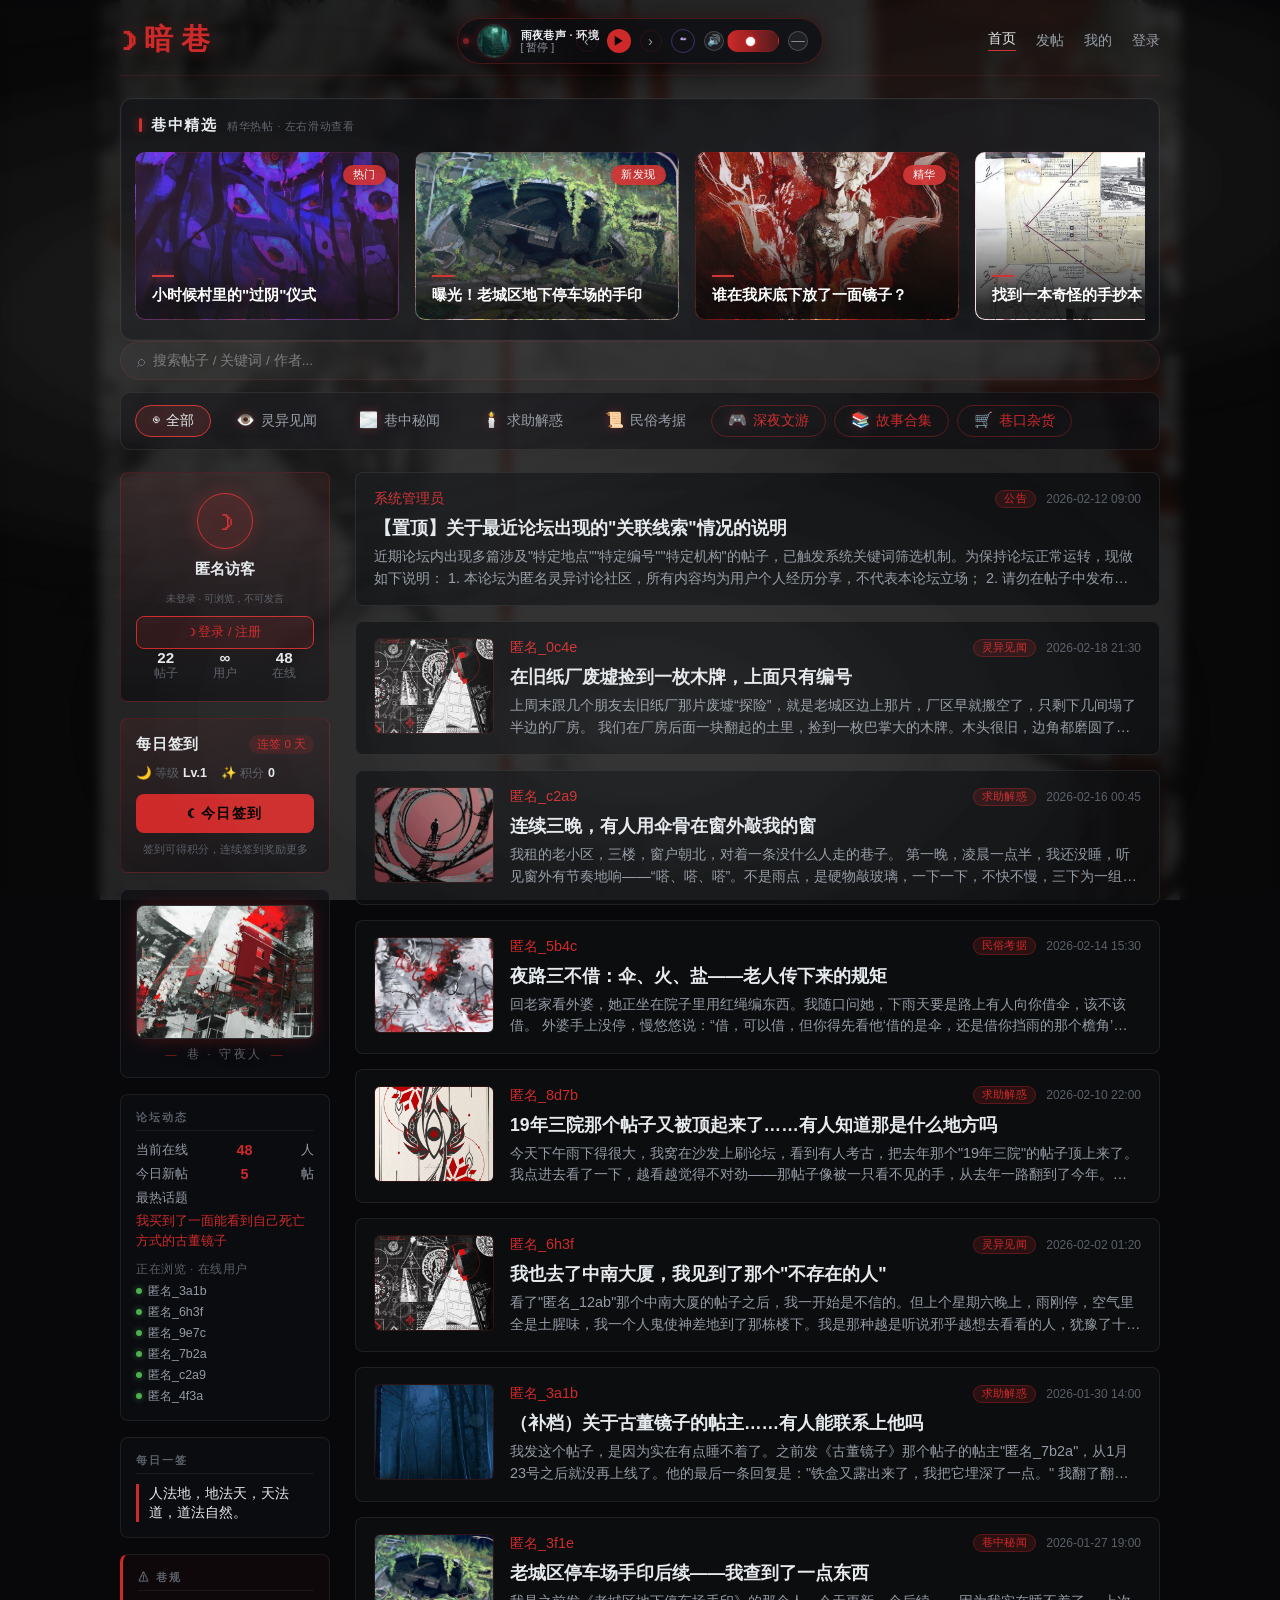
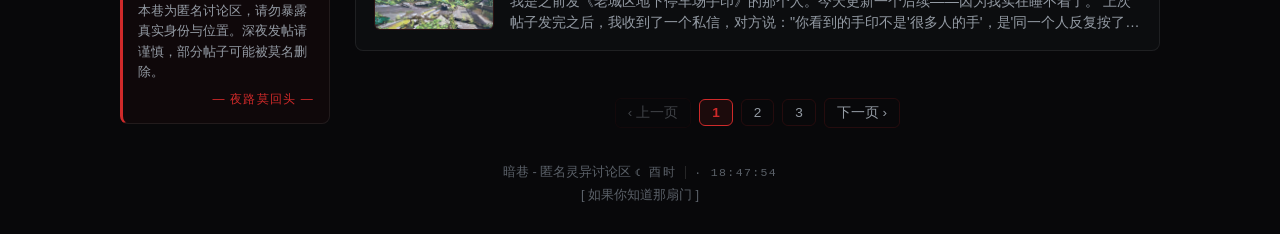
<file: index.html>
<!DOCTYPE html>
<html lang="zh-CN">
<head>
    <meta charset="UTF-8">
    <meta name="viewport" content="width=device-width, initial-scale=1.0">
    <title>暗巷 | 匿名灵异论坛</title>
    <link rel="stylesheet" href="css/style.css">
</head>
<body>
    <!-- 动态迷雾背景（3 层，鼠标视差，不干扰内容） -->
    <div class="fog-bg" aria-hidden="true">
        <div class="fog fog-1"></div>
        <div class="fog fog-2"></div>
        <div class="fog fog-3"></div>
    </div>

    <div id="terminalLoading" class="terminal-loading" style="display:none;">
        <div class="load-ring-wrap">
            <svg class="load-ring" viewBox="0 0 160 160">
                <defs>
                    <linearGradient id="ringGrad" x1="0%" y1="0%" x2="100%" y2="100%">
                        <stop offset="0%" stop-color="#ff7a7a"></stop>
                        <stop offset="100%" stop-color="#cf2a2a"></stop>
                    </linearGradient>
                </defs>
                <circle class="ring-track" cx="80" cy="80" r="72"></circle>
                <circle class="ring-bar" id="ringBar" cx="80" cy="80" r="72"></circle>
            </svg>
            <img src="images/dragon-logo.png" onerror="this.style.display='none'" alt="龙纹" class="load-logo">
        </div>
        <div class="load-pct" id="percentText">0%</div>
        <div class="load-status" id="loadingText">正在建立灵枢链接…</div>
        <div class="load-hint">终端 ID: QYXH-2026-001 · 链路加密中</div>
    </div>

    <!-- 暗巷论坛 -->
    <div id="forumContainer">
        <audio id="forumAudio" loop preload="none"><source src="" id="forumAudioSource"></audio>
        <canvas id="starCanvas"></canvas>
        
        <header class="forum-header">
            <div class="forum-logo"><span class="logo-icon">☽</span> 暗 巷</div>
            <nav class="forum-nav">
                <a href="#" class="nav-link active" id="forumHomeLink">首页</a>
                <a href="#" class="nav-link" id="forumNewPostLink">发帖</a>
                <a href="#" class="nav-link" id="forumProfileLink">我的</a>
                <a href="#" class="nav-link" id="forumAccountLink" title="登录 / 注册">登录</a>
            </nav>
        </header>

        <div id="forumVinylPlayer" class="vinyl-player forum-player">
            <div class="island-notch"></div>
            <div class="disc-wrapper">
                <img src="images/island-cover.jpg" alt="唱片" class="record-disc" id="forumVinylDisc">
            </div>
            <div class="player-controls">
                <div class="track-info">
                    <span id="forumStatusText">环境音</span>
                    <span id="forumActionText">[ 暂停 ]</span>
                </div>
                <button id="forumPrevBtn" class="mini-nav-btn" title="上一首">‹</button>
                <button id="forumMiniPlayBtn" class="mini-play-btn">▶</button>
                <button id="forumNextBtn" class="mini-nav-btn" title="下一首">›</button>
                <button id="forumNcmBtn" class="ncm-toggle" title="网易云外链">☁</button>
                <div class="vol-wrap">
                    <button id="forumVolToggle" class="vol-toggle" type="button" title="音量">🔊</button>
                    <input type="range" id="forumVolSlider" class="vol-slider" min="0" max="100" value="30" title="音量">
                </div>
                <button id="forumPlayerMin" class="player-min-btn" type="button" title="收起播放器">—</button>
            </div>
            <div class="ncm-pop" id="forumNcmPop">
                <div class="ncm-head"><span>☁ 鹰角 · 塞壬唱片</span><button id="forumNcmClose" class="ncm-close" type="button">✕</button></div>
                <div class="ncm-now"><span id="forumNcmNowTitle">点击下方曲目播放</span><a id="forumNcmNowLink" href="#" target="_blank" rel="noopener" style="display:none;">在网易云打开 ↗</a></div>
                <div id="forumNcmList" class="ncm-list"></div>
                <div class="ncm-row">
                    <select id="forumNcmType"><option value="song">单曲</option><option value="playlist">歌单</option></select>
                    <input id="forumNcmId" placeholder="自定义 网易云 ID" maxlength="20">
                    <button id="forumNcmGo" class="ncm-go" type="button">▶</button>
                </div>
                <div class="ncm-tip">ID 获取：网易云网页版 → 分享歌曲/歌单 → 复制链接 → 里面的数字</div>
                <iframe id="forumNcmFrame" class="ncm-frame" style="display:none;" title="网易云播放器" frameborder="0"></iframe>
            </div>
        </div>

        <div class="featured-posts-section">
            <div class="featured-head">
                <span class="featured-title">巷中精选</span>
                <span class="featured-sub">精华热帖 · 左右滑动查看</span>
            </div>
            <div class="featured-posts-slider" id="featuredSlider"></div>
        </div>

        <div class="forum-search">
            <span class="search-ico">⌕</span>
            <input id="forumSearchInput" type="text" placeholder="搜索帖子 / 关键词 / 作者..." autocomplete="off">
        </div>
        <div class="board-tabs">
            <button class="board-tab active" data-board="all"><span class="tab-ico">◉</span>全部</button>
            <button class="board-tab" data-board="灵异见闻"><span class="tab-ico">👁️</span>灵异见闻</button>
            <button class="board-tab" data-board="巷中秘闻"><span class="tab-ico">🌫️</span>巷中秘闻</button>
            <button class="board-tab" data-board="求助解惑"><span class="tab-ico">🕯️</span>求助解惑</button>
            <button class="board-tab" data-board="民俗考据"><span class="tab-ico">📜</span>民俗考据</button>
            <button class="folk-entry" data-open="game" type="button"><span class="tab-ico">🎮</span>深夜文游</button>
            <button class="folk-entry" data-open="collections" type="button"><span class="tab-ico">📚</span>故事合集</button>
            <button class="folk-entry" data-open="shop" type="button"><span class="tab-ico">🛒</span>巷口杂货</button>
        </div>

        <div class="forum-body">
            <aside class="forum-sidebar">
                <div class="sidebar-box forum-user-card">
                    <div class="forum-user-avatar"><span id="forumUserAvatar">☽</span></div>
                    <div class="forum-user-name" id="forumUserName">匿名访客</div>
                    <div class="forum-user-sub" id="forumUserSub">未登录 · 可浏览，不可发言</div>
                    <button id="forumLoginBtn" class="forum-login-btn" type="button">☽ 登录 / 注册</button>
                    <button id="forumLogoutBtn" class="forum-logout-btn" type="button" style="display:none;">退出</button>
                    <div class="forum-user-stats">
                        <span><b id="totalPosts">0</b>帖子</span>
                        <span><b>∞</b>用户</span>
                        <span><b class="blink" id="onlineCount">13</b>在线</span>
                    </div>
                </div>
                <div class="sidebar-box checkin-box">
                    <div class="checkin-head">
                        <span class="checkin-label">每日签到</span>
                        <span class="checkin-streak" id="checkinStreak">连签 0 天</span>
                    </div>
                    <div class="checkin-stats">
                        <span>🌙 等级 <b id="checkinLevel">Lv.1</b></span>
                        <span>✨ 积分 <b id="checkinPoints">0</b></span>
                    </div>
                    <button id="checkinBtn" class="checkin-btn">☾ 今日签到</button>
                    <div class="checkin-tip" id="checkinTip">签到可得积分，连续签到奖励更多</div>
                </div>
                <div class="sidebar-more" id="sidebarMore">
                <div class="sidebar-box sidebar-totem">
                    <div class="forum-totem-wrap">
                        <img src="images/hesychia-emblem.jpg" alt="暗巷图腾" class="forum-totem" loading="lazy">
                        <div class="forum-totem-caption">巷 · 守夜人</div>
                    </div>
                </div>
                <div class="sidebar-box sidebar-status">
                    <h4>论坛动态</h4>
                    <div class="status-line"><span>当前在线</span><b class="blink" id="onlineCountDetail">13</b><span>人</span></div>
                    <div class="status-line"><span>今日新帖</span><b id="todayNewPosts">0</b><span>帖</span></div>
                    <div class="status-line status-line-col"><span>最热话题</span><div id="hotTopic" class="hot-topic">加载中…</div></div>
                    <div class="status-sub">正在浏览 · 在线用户</div>
                    <ul id="onlineUsers" class="online-users"></ul>
                </div>
                <div class="sidebar-box">
                    <h4>每日一签</h4>
                    <div id="dailyFortune" class="daily-fortune"></div>
                </div>
                </div>
                <button class="sidebar-more-btn" id="sidebarMoreBtn" type="button">☰ 更多版块</button>
                <div class="sidebar-box sidebar-alert">
                    <h4>⚠ 巷规</h4>
                    <p class="announce-text">本巷为匿名讨论区，请勿暴露真实身份与位置。深夜发帖请谨慎，部分帖子可能被莫名删除。</p>
                    <p class="announce-rule">— 夜路莫回头 —</p>
                </div>
            </aside>
            <main class="forum-main">
                <section id="postListView">
                    <div id="postList" class="post-list"></div>
                    <div id="postPagination" class="post-pagination"></div>
                </section>
                <section id="forumGameSection" class="forum-view" style="display:none;">
                    <div class="forum-view-head">
                        <button class="back-btn" id="gameBackBtn" type="button">← 返回论坛</button>
                        <span class="forum-view-title">🎮 临川高中 · 学生生存守则</span>
                    </div>
                    <div class="game-ui-embed">
                        <div class="game-topbar">
                            <button id="gameRulesBtn" class="game-rules-btn" type="button">📜 生存守则</button>
                            <span class="game-sanity">理智值 <b id="gameSanity">100</b></span>
                        </div>
                        <div id="gameRulesPanel" class="game-rules-panel" style="display:none;"></div>
                        <div class="game-body" id="gameBody"></div>
                    </div>
                </section>
                <section id="forumCollectionSection" class="forum-view" style="display:none;">
                    <div class="forum-view-head">
                        <button class="back-btn" id="collectionBackBtn" type="button">← 返回论坛</button>
                        <span class="forum-view-title">📚 故事合集 <small>追踪同一条线索 · 只收录论坛帖子</small></span>
                    </div>
                    <div id="folkCollectionList" class="collection-list"></div>
                </section>
                <section id="forumShopSection" class="forum-view" style="display:none;">
                    <div class="forum-view-head">
                        <button class="back-btn" id="shopBackBtn" type="button">← 返回论坛</button>
                        <span class="forum-view-title">🛒 巷口杂货铺 <small>积分兑换</small></span>
                        <span class="folk-points">我的积分 <b id="forumShopPoints">0</b></span>
                    </div>
                    <div class="folk-shop-tabs" id="forumShopCatTabs"></div>
                    <div id="forumShopList" class="folk-shop-list"></div>
                </section>
                <section id="postDetailView" class="post-detail-container detail-overlay" style="display:none;">
                    <button class="back-btn" id="backToListBtn">← 返回</button>
                    <div id="postDetailContent"></div>
                    <div class="comment-section"><h3>回复</h3><div id="commentList"></div>
                        <div class="comment-form">
                            <div id="commentReplyHint" class="reply-hint" style="display:none;">↩ 正在回复 <span id="replyHintText"></span><button id="cancelReplyBtn" type="button">✕ 取消</button></div>
                            <input type="text" id="commentInput" placeholder="说点什么吧...">
                            <button id="submitCommentBtn">发表</button>
                        </div>
                        <button class="back-to-list" id="backToListBottom" type="button">↑ 返回列表</button>
                    </div>
                </section>
                <section id="newPostForm" class="new-post-container" style="display:none;">
                    <button class="back-btn" id="cancelNewPostBtn">← 取消</button>
                    <h2>发布新讨论</h2>
                    <select id="newPostBoard"><option value="灵异见闻">灵异见闻</option><option value="巷中秘闻">巷中秘闻</option><option value="求助解惑">求助解惑</option><option value="民俗考据">民俗考据</option></select>
                    <input type="text" id="newPostTitle" placeholder="标题"><textarea id="newPostContent" placeholder="内容" rows="8"></textarea>
                    <button class="submit-btn" id="submitNewPostBtn">发布</button>
                </section>
                <section id="forumProfileView" class="forum-profile-container" style="display:none;">
                    <button class="back-btn" id="profileBackBtn">← 返回</button>
                    <div class="forum-profile-header">
                        <img src="images/user-icon.png" onerror="this.src=''; this.style.display='none';" alt="用户头像" style="width:50px; height:50px; border-radius:50%; border:1px solid var(--accent-red); background:#333;">
                        <div><h2 id="forumProfileName">匿名</h2><div class="forum-profile-sub" id="forumProfileSub">已签到 0 天 · Lv.1</div></div>
                    </div>
                    <div class="profile-tabs">
                        <button class="profile-tab active" data-tab="overview">概览</button>
                        <button class="profile-tab" data-tab="myposts">我的帖子</button>
                        <button class="profile-tab" data-tab="checkin">签到记录</button>
                        <button class="profile-tab" data-tab="friends">好友</button>
                        <button class="profile-tab" data-tab="messages">私信</button>
                    </div>
                    <div id="overviewPanel" class="profile-tab-panel">
                        <div class="profile-overview-grid">
                            <div class="profile-ov-item"><b id="ovPosts">0</b><span>发帖</span></div>
                            <div class="profile-ov-item"><b id="ovCheckin">0</b><span>签到</span></div>
                            <div class="profile-ov-item"><b id="ovStreak">0</b><span>连签</span></div>
                            <div class="profile-ov-item"><b id="ovPoints">0</b><span>积分</span></div>
                        </div>
                        <div class="profile-section"><h3>🎯 快捷操作</h3><div class="profile-quick-actions"><button id="quickCheckinBtn" class="admin-btn">☾ 立即签到</button><button id="quickNewPostBtn" class="admin-btn">✍ 去发帖</button></div></div>
                    </div>
                    <div id="mypostsPanel" class="profile-tab-panel" style="display:none;"><div class="profile-myposts" id="mypostsList"></div></div>
                    <div id="checkinPanel" class="profile-tab-panel" style="display:none;"><div class="checkin-history" id="checkinHistory"></div></div>
                    <div id="friendsPanel" class="profile-tab-panel" style="display:none;"><div class="friends-list" id="friendsList"></div><button id="addFriendBtn" class="admin-btn">+ 添加好友</button></div>
                    <div id="messagesPanel" class="profile-tab-panel" style="display:none;"><div class="messages-list" id="messagesList"></div><div class="message-form"><input type="text" id="messageRecipient" placeholder="收件人"><input type="text" id="messageContent" placeholder="内容"><button id="sendMessageBtn">发送</button></div></div>
                </section>
            </main>
        </div>
        <footer class="forum-footer">
            <p>暗巷 - 匿名灵异讨论区 <span class="shi-chen" id="shiChen"></span><span class="forum-clock" id="forumClock"></span></p>
            <p class="footer-awaken"><a href="#" id="awakenEntryFooter">[ 如果你知道那扇门 ]</a></p>
        </footer>
    </div>

    <!-- 账号弹窗：登录 / 注册 -->
    <div class="modal-overlay" id="awakenModal" style="display:none;">
        <div class="modal-box awaken-login-box">
            <button class="modal-close" id="closeAwakenModalBtn">✕</button>
            <div class="login-header"><div class="logo-icon">☽</div><div class="logo-text">暗巷 · 巷口</div></div>
            <div class="login-tabs">
                <button class="login-tab active" data-tab="login" type="button">登 录</button>
                <button class="login-tab" data-tab="register" type="button">注 册</button>
            </div>
            <!-- 登录 -->
            <div class="login-form" id="loginForm">
                <div class="form-group">
                    <label class="input-label">用户名</label>
                    <input type="text" id="loginUsername" placeholder="用户名">
                </div>
                <div class="form-group">
                    <label class="input-label">密码</label>
                    <div class="password-wrap">
                        <input type="password" id="loginPassword" placeholder="密码" autocomplete="off">
                        <button type="button" id="pwdToggleBtn" class="pwd-toggle" title="显示/隐藏">👁</button>
                    </div>
                </div>
                <button id="loginBtn">◈ 登 录 ◈</button>
                <div id="loginError" class="error-msg"></div>
            </div>
            <!-- 注册 -->
            <div class="login-form" id="registerForm" style="display:none;">
                <div class="form-group">
                    <label class="input-label">邀请码</label>
                    <input type="text" id="regInvite" placeholder="邀请码">
                </div>
                <div class="form-group">
                    <label class="input-label">用户名</label>
                    <input type="text" id="regUsername" placeholder="用户名">
                </div>
                <div class="form-group">
                    <label class="input-label">密码</label>
                    <div class="password-wrap">
                        <input type="password" id="regPassword" placeholder="密码" autocomplete="off">
                    </div>
                </div>
                <div class="form-group">
                    <label class="input-label">身份类型</label>
                    <div class="reg-roletype">
                        <label class="reg-role-opt"><input type="radio" name="regRoleType" value="custom" checked> 自创角色</label>
                        <label class="reg-role-opt"><input type="radio" name="regRoleType" value="staff"> 扮演员工</label>
                    </div>
                </div>
                <div class="form-group" id="regCustomWrap">
                    <label class="input-label">角色名</label>
                    <input type="text" id="regCustomName" placeholder="你的角色名">
                    <label class="input-label">头像（可选，emoji）</label>
                    <input type="text" id="regCustomAvatar" placeholder="🙂">
                </div>
                <div class="form-group" id="regStaffWrap" style="display:none;">
                    <label class="input-label">扮演员工</label>
                    <select id="regStaffSelect">
                        <option value="L-09-01-S">苏晚眠</option>
                        <option value="L-09-02-C">沈绛离</option>
                        <option value="L-09-03-X">谢逢虚</option>
                        <option value="L-09-04-W">温泣语</option>
                        <option value="L-09-05-L">陆烬弦</option>
                    </select>
                    <div class="login-hint">以员工身份发言会显示角色名；管理员不开放注册</div>
                </div>
                <button id="registerBtn">◈ 注 册 ◈</button>
                <div id="registerError" class="error-msg"></div>
            </div>
            <div class="login-hint">游客可浏览，发帖 / 回帖需登录</div>
        </div>
    </div>

    <!-- 墟管局终端 -->
    <audio id="bgAudio" loop preload="none"><source src="" id="audioSource"></audio>
    <div id="terminalContainer" style="display:none;">
        <div class="noise-overlay"></div>
        <div class="moon-deco"></div>
        <div class="star-deco"></div>
        <canvas id="rainCanvas"></canvas>
        <div class="scanlines"></div>
        <div class="glitch-flash" id="glitchFlash"></div>

        <div class="main-container">
            <header class="top-bar">
                <div class="status-line">
                    <div style="display:flex; align-items:center; gap:15px;">
                        <img src="images/dragon-logo.png" onerror="this.style.display='none'" alt="墟管局龙纹" style="height:35px; width:35px;">
                        <span>终端ID: QYXH-2026-001</span>
                    </div>
                    <span>密级: <span class="blink">绝密</span></span>
                    <span>操作员: <span id="topUsername">---</span></span>
                    <span id="topAdminBadge" style="display:none;color:#cf2a2a;">[管理员]</span>
                    <span class="audio-indicator" id="audioIndicator">🔇</span>
                </div>
            </header>
            <nav class="main-nav">
                <span class="nav-notch" title="灵枢链接稳定"></span>
                <button class="nav-collapse-btn" id="navCollapseBtn"><span class="nav-ico">☰</span><span class="nav-collapse-label">菜单</span></button>
                <button class="nav-btn active" data-panel="home"><span class="nav-ico">⌂</span>主页</button>
                <button class="nav-btn" data-panel="monitor"><span class="nav-ico">◎</span>监测</button>
                <button class="nav-btn" data-panel="containment"><span class="nav-ico">▤</span>收容物</button>
                <button class="nav-btn" data-panel="archive"><span class="nav-ico">☰</span>档案</button>
                <button class="nav-btn" data-panel="experiment"><span class="nav-ico">⚗</span>实验</button>
                <button class="nav-btn" data-panel="entities"><span class="nav-ico">✦</span>图鉴</button>
                <button class="nav-btn" data-panel="shop"><span class="nav-ico">◬</span>终端商城</button>                <button class="nav-btn" data-panel="lingshi"><span class="nav-ico">◈</span>灵犀</button>
                <button class="nav-btn" data-panel="profile"><span class="nav-ico">◉</span>个人</button>
                <button class="nav-btn admin-only" data-panel="admin" style="display:none;"><span class="nav-ico">⚙</span>管理</button>
                <button class="nav-btn logout-btn-top" id="logoutTopBtn"><span class="nav-ico">⏻</span>断开</button>
            </nav>

            <div class="panel-container">
                <div class="panel" id="monitorPanel">
                    <div class="scp-header"><span>✦ 实时监测</span></div>
                    <div class="monitor-legend">
                        <span>总局核心</span>
                        <span>高危监测</span>
                        <span>常规观测</span>
                    </div>
                    <div class="monitor-grid-overlay"></div>
                    <div class="monitor-radar"></div>
                    <div class="monitor-texture monitor-texture-blueprint"></div>
                    <div class="monitor-texture monitor-texture-flower"></div>
                    <div class="signal-map" id="signalMap">
                        <img class="signal-map-bg" src="images/azgaar-map-nolabel.png" alt="华墟监测地图" loading="lazy">
                        <svg class="signal-svg" viewBox="0 0 800 420" preserveAspectRatio="xMidYMid meet">
                            <defs>
                                <linearGradient id="lineGrad" x1="0%" y1="0%" x2="100%" y2="0%">
                                    <stop offset="0%" stop-color="rgba(207,42,42,0)" />
                                    <stop offset="50%" stop-color="rgba(207,42,42,0.85)" />
                                    <stop offset="100%" stop-color="rgba(207,42,42,0)" />
                                </linearGradient>
                                <radialGradient id="nodeGlow">
                                    <stop offset="0%" stop-color="rgba(207,42,42,0.95)" />
                                    <stop offset="100%" stop-color="rgba(207,42,42,0)" />
                                </radialGradient>
                            </defs>
                            <!-- 全域监测网络连线（京兆府总局为中枢） -->
                            <line class="sig-line sig-line-a" x1="432" y1="215" x2="613" y2="196" />
                            <line class="sig-line sig-line-b" x1="432" y1="215" x2="700" y2="196" />
                            <line class="sig-line sig-line-c" x1="432" y1="215" x2="538" y2="215" />
                            <line class="sig-line sig-line-d" x1="432" y1="215" x2="327" y2="243" />
                            <line class="sig-line sig-line-e" x1="432" y1="215" x2="233" y2="321" />
                            <line class="sig-line sig-line-f" x1="432" y1="215" x2="159" y2="363" />
                            <line class="sig-line sig-line-g" x1="432" y1="215" x2="165" y2="113" />
                            <circle class="sig-sweep" cx="432" cy="215" r="10" />
                            <text x="400" y="38" fill="rgba(207,42,42,0.75)" font-size="11" text-anchor="middle" letter-spacing="3" style="font-family:inherit">全域监测网 · 总局 HQSCA</text>
                        </svg>
                        <div class="sig-node" data-site="京兆府" style="left:54%;top:51%;">
                            <span class="sig-node-dot"></span>
                            <span class="sig-node-name">京兆府</span>
                            <span class="sig-node-tag">总局 · HQ</span>
                        </div>
                        <div class="sig-node" data-site="临川府" style="left:76.6%;top:46.8%;">
                            <span class="sig-node-dot"></span>
                            <span class="sig-node-name">临川府</span>
                            <span class="sig-node-tag">云江 · 观测</span>
                        </div>
                        <div class="sig-node" data-site="沧溟府" style="left:87.5%;top:46.8%;">
                            <span class="sig-node-dot"></span>
                            <span class="sig-node-name">沧溟府</span>
                            <span class="sig-node-tag">沿海 · 模因</span>
                        </div>
                        <div class="sig-node" data-site="宁州府" style="left:67.3%;top:51%;">
                            <span class="sig-node-dot"></span>
                            <span class="sig-node-name">宁州府</span>
                            <span class="sig-node-tag">学术 · 观测</span>
                        </div>
                        <div class="sig-node" data-site="玄水府" style="left:40.8%;top:57.8%;">
                            <span class="sig-node-dot"></span>
                            <span class="sig-node-name">玄水府</span>
                            <span class="sig-node-tag">古墓 · 庚阶</span>
                        </div>
                        <div class="sig-node" data-site="赤岭府" style="left:29.2%;top:76.5%;">
                            <span class="sig-node-dot"></span>
                            <span class="sig-node-name">赤岭府</span>
                            <span class="sig-node-tag">山野 · 辛阶</span>
                        </div>
                        <div class="sig-node" data-site="南荒岭" style="left:19.8%;top:86.4%;">
                            <span class="sig-node-dot"></span>
                            <span class="sig-node-name">南荒岭</span>
                            <span class="sig-node-tag">绝危 · 禁入</span>
                        </div>
                        <div class="sig-node" data-site="沙洲府" style="left:20.6%;top:27%;">
                            <span class="sig-node-dot"></span>
                            <span class="sig-node-name">沙洲府</span>
                            <span class="sig-node-tag">荒漠 · 待核</span>
                        </div>
                        <div class="sig-readout" id="sigReadout">
                            <div class="sig-readout-head">🔗 信号通道 · 待选节点</div>
                            <div class="sig-readout-body">点击地图节点或下方站点，查看该点位异常信号摘要。</div>
                        </div>
                        <div class="scan-line"></div>
                        <div class="scan-radar"></div>
                        <div class="scan-hud"><i></i><i></i><i></i><i></i></div>
                        <div class="scan-meta" id="signalMapMeta"></div>
                    </div>
                    <div class="monitor-site-list" id="monitorSiteList"></div>
                </div>
                <div class="panel" id="containmentPanel">
                    <div class="scp-header">
                        <span>📁 收容物库</span>
                        <span class="scp-hint">在册 / 在逃 · 22 件登记</span>
                        <button onclick="switchPanel('archive')" class="admin-btn go-archive-btn">去档案 →</button>
                    </div>
                    <div class="containment-notice" id="containmentNotice"></div>
                    <div class="containment-legend">
                        <span class="legend-item"><span class="legend-dot lv-ren"></span>壬阶</span>
                        <span class="legend-item"><span class="legend-dot lv-xin"></span>辛阶</span>
                        <span class="legend-item"><span class="legend-dot lv-geng"></span>庚阶</span>
                        <span class="legend-item"><span class="legend-dot lv-ji"></span>己阶</span>
                        <span class="legend-item"><span class="legend-dot lv-wu"></span>戊阶</span>
                        <span class="legend-item"><span class="legend-dot lv-ding"></span>丁阶</span>
                    </div>
                    <div class="containment-cat-tabs" id="containmentCatTabs"></div>
                    <div id="containmentList" class="containment-list"></div>
                </div>
                <div class="panel" id="commBoardPanel"><div class="scp-header"><span>✉ 总局通讯</span></div><div id="commPostList" class="missions-list"></div></div>

                <div class="panel active" id="homePanel">
                    <div class="home-banner"><div style="width:100%;"><h1 class="typewriter" id="typewriterText"></h1></div></div>
                    <div class="home-visual-layout">
                        <div class="home-alert-card">
                            <div class="announce-title">📢 总局公告</div>
                            <div class="announce-body">
                                <p>· 监测预警司：旧城区巡线区段已重新锁定，外勤三队例行巡检中</p>
                                <p>· 玄理科研院：编号 LC-Q-039「天极」已完成例行灵质校准，十三骨效果表已下发各小队</p>
                                <p>· 玄理科研院：新一期《实验记录》已归档——「逢雨」「灵枢」「天极」「落羽」「狂骨」例行实验完成，含事故备案 2 起、意外 3 起</p>
                                <p>· 监测预警司：《异化体图鉴》更新至 9 类，新增「井底之物」「引路伪物」观测条目，请外勤阅毕签收</p>
                                <p>· 收容物保管司：通报——LC-W-045「纸嫁衣」已自殡葬店事件现场回收，庚阶管控，禁止外借</p>
                                <p>· 外勤行动司：行动代号「归影」已完结——无主之影回收完成，旧纸厂片区风险等级下调</p>
                                <p>· 认知防护司：请各司局于本周五前提交一季度认知污染处置报告</p>
                                <p>· 认知防护司：提醒——凡夜间巡逻，随身携带旧伞、银针、桃木片，三样缺一不可</p>
                                <p>· 外勤行动司：提示——梧桐巷西段路面裂缝扩大，请市民绕行，勿在裂缝上驻足</p>
                                <p>· 监测预警司：梧桐巷民俗社观测点能量读数平稳，维持长期观测</p>
                                <p>· 玄理科研院：本月已完成「墟门」片区首次低频探测，报告待局内复核</p>
                                <p>· 认知防护司：密级提示——涉及「三院」「墟门」等关键词的公开讨论，请各员注意尺度</p>
                                <p>· 觉醒者管理司：下周起恢复每周四晚觉醒者锚点例行自检，请各小队按时上报</p>
                            </div>
                        </div>
                        <div class="home-map-card">
                            <svg class="hua-xu-map" viewBox="0 0 800 520" preserveAspectRatio="xMidYMid meet" style="position:absolute;inset:0;width:100%;height:100%;opacity:0.9;">
                                <defs>
                                    <radialGradient id="hxGlow" cx="50%" cy="50%" r="50%"><stop offset="0%" stop-color="rgba(207,42,42,0.55)"/><stop offset="100%" stop-color="rgba(207,42,42,0)"/></radialGradient>
                                    <linearGradient id="hxLand" x1="0" y1="0" x2="1" y2="1"><stop offset="0%" stop-color="#1a1d24"/><stop offset="100%" stop-color="#0f1116"/></linearGradient>
                                </defs>
                                <path d="M130,70 L270,50 L400,38 L540,52 L650,80 L730,150 L745,245 L700,345 L625,420 L520,462 L415,472 L310,452 L215,418 L145,340 L100,235 L112,145 Z" fill="url(#hxLand)" stroke="#3a3f4b" stroke-width="2"/>
                                <path d="M100,260 L745,260" stroke="rgba(255,255,255,0.045)" stroke-width="1"/>
                                <path d="M120,130 L730,130" stroke="rgba(255,255,255,0.045)" stroke-width="1"/>
                                <path d="M180,40 L180,470" stroke="rgba(255,255,255,0.045)" stroke-width="1"/>
                                <path d="M320,40 L320,470" stroke="rgba(255,255,255,0.045)" stroke-width="1"/>
                                <path d="M500,40 L500,470" stroke="rgba(255,255,255,0.045)" stroke-width="1"/>
                                <path d="M640,40 L640,470" stroke="rgba(255,255,255,0.045)" stroke-width="1"/>
                                <path d="M400,38 L400,472" stroke="rgba(207,42,42,0.3)" stroke-dasharray="7,6" stroke-width="1.5"/>
                                <path d="M112,300 L700,300" stroke="rgba(207,42,42,0.22)" stroke-dasharray="7,6" stroke-width="1.5"/>
                                <path d="M260,50 L260,320" stroke="rgba(207,42,42,0.18)" stroke-dasharray="5,6" stroke-width="1"/>
                                <text x="140" y="105" fill="#8f96a2" font-size="11" letter-spacing="2">西北大区</text>
                                <text x="425" y="118" fill="#8f96a2" font-size="11">京畿大区</text>
                                <text x="596" y="108" fill="#8f96a2" font-size="11">东北大区</text>
                                <text x="328" y="330" fill="#8f96a2" font-size="11">中部大区</text>
                                <text x="516" y="330" fill="#8f96a2" font-size="11">东南沿海大区</text>
                                <text x="225" y="392" fill="#8f96a2" font-size="11">西南大区</text>
                                <circle cx="400" cy="150" r="6" fill="#cf2a2a" filter="url(#hxGlow)"/>
                                <text x="415" y="145" fill="#f0ece4" font-size="12" font-weight="700">京兆府</text>
                                <text x="415" y="160" fill="#cf2a2a" font-size="10">总局总部 · HQSCA</text>
                                <circle cx="560" cy="330" r="4" fill="#cf2a2a"/>
                                <text x="572" y="326" fill="#e8e6e1" font-size="11">临川府</text>
                                <circle cx="655" cy="385" r="4" fill="#cf2a2a"/>
                                <text x="667" y="381" fill="#e8e6e1" font-size="11">沧溟府</text>
                                <circle cx="330" cy="290" r="3" fill="#cf8a8a"/>
                                <text x="342" y="286" fill="#c9c6bf" font-size="10">宁州府</text>
                                <circle cx="620" cy="120" r="3" fill="#6b7280"/>
                                <text x="632" y="116" fill="#a8adb8" font-size="10">青阳府</text>
                                <circle cx="250" cy="385" r="3" fill="#6b7280"/>
                                <text x="262" y="381" fill="#a8adb8" font-size="10">赤岭府</text>
                                <circle cx="610" cy="280" r="3" fill="#6b7280"/>
                                <text x="622" y="276" fill="#a8adb8" font-size="10">白鹭府</text>
                                <circle cx="460" cy="210" r="3" fill="#6b7280"/>
                                <text x="472" y="206" fill="#a8adb8" font-size="10">玄水府</text>
                                <circle cx="390" cy="350" r="3" fill="#6b7280"/>
                                <text x="402" y="346" fill="#a8adb8" font-size="10">苍梧府</text>
                                <circle cx="150" cy="105" r="3" fill="#6b7280"/>
                                <text x="162" y="101" fill="#a8adb8" font-size="10">沙洲府</text>
                                <circle cx="215" cy="165" r="3" fill="#6b7280"/>
                                <text x="227" y="161" fill="#a8adb8" font-size="10">云中府</text>
                                <circle cx="510" cy="452" r="3" fill="#6b7280"/>
                                <text x="522" y="448" fill="#a8adb8" font-size="10">琼海府</text>
                                <text x="195" y="430" fill="#8a4b4b" font-size="10">南荒岭</text>
                                <text x="178" y="445" fill="#5a5f6b" font-size="9">· 无人区警戒 ·</text>
                            </svg>
                            <div class="map-overlay"></div>
                            <div class="map-grid"></div>
                            <div class="map-scanline"></div>
                            <div class="map-sweep"></div>
                            <div class="map-ripple"></div>
                            <span class="map-marker" style="left:30%;top:38%;"></span>
                            <span class="map-marker" style="left:62%;top:55%;"></span>
                            <span class="map-marker" style="left:48%;top:70%;"></span>
                            <span class="map-marker" style="left:74%;top:30%;"></span>
                            <div class="map-label">华墟扫描 · 总局 HQSCA</div>
                            <div class="scan-radar"></div>
                            <div class="scan-hud"><i></i><i></i><i></i><i></i></div>
                            <div class="scan-meta" id="homeMapMeta"></div>
                            <div class="map-pulse"></div>
                        </div>
                    </div>
                    <div class="terminal-fortune"><span class="fortune-label">今日一签</span><span id="terminalFortuneText"></span></div>
                    <div class="home-index-grid" id="homeIndexGrid">
                        <div class="index-card active" data-panel="bureau"><span class="index-ico">☯</span><span>总局架构</span><small>六大司局</small></div>
                        <div class="index-card" data-panel="commBoard"><span class="index-ico">✉</span><span>总局通讯</span><small>内部通告</small></div>
                        <div class="index-card" data-panel="internalForum"><span class="index-ico">▣</span><span>司内议室</span><small>内部讨论</small></div>
                        <div class="index-card" data-panel="missions"><span class="index-ico">☒</span><span>悬赏榜</span><small>外勤委托</small></div>
                    </div>
                    <div class="home-embed" id="homeEmbed"></div>
                </div>

                <div class="panel" id="archivePanel">
                    <div class="archive-nav-tabs">
                        <button class="cat-tab active" data-category="all">全部</button>
                        <button class="cat-tab" data-category="华墟管理档案">华墟管理档案</button>
                        <button class="cat-tab" data-category="华墟地理">华墟地理</button>
                        <button class="cat-tab" data-category="威胁评估档案">威胁评估档案</button>
                        <button class="cat-tab" data-category="人物档案">人物档案</button>
                        <button class="cat-tab" data-category="收容物分支">收容物分支</button>
                        <button class="cat-tab" data-category="事件分支">事件分支</button>
                        <button class="cat-tab" data-category="行动记录">⚔ 行动记录</button>
                    </div>
                    <div class="archive-search"><span class="prompt">[query]</span><input type="text" id="archiveSearchInput" placeholder="搜索..."></div>
                    <div class="archive-container" id="archiveContainer">
                        <div class="archive-sidebar" id="archiveSidebar"></div>
                        <div class="archive-grid" id="archiveGrid"></div>
                    </div>
                    <div id="archiveActionView" style="display:none;">
                        <div class="scp-header"><span>⚔ 收容行动记录</span><span class="scp-hint">外勤三处 · 5 起 · 与档案联动</span></div>
                        <div id="archiveActionList" class="action-list"></div>
                    </div>
                </div>
                <div class="panel" id="lingshiPanel">
                    <div class="lingshi-container">
                        <div class="lingshi-sidebar"><h3>频道</h3><button class="channel-btn active" data-channel="main"># 总局</button><button class="channel-btn" data-channel="club"># 民俗社</button><button class="channel-btn" data-channel="operation"># 外勤</button></div>
                        <div class="lingshi-main"><div class="lingshi-header"># 总局</div><div class="lingshi-messages" id="lingshiMessages"></div><div class="lingshi-input-area"><input type="text" id="lingshiInput" placeholder="消息..."><button id="lingshiSendBtn">发送</button></div></div>
                    </div>
                </div>
                <div class="panel" id="internalForumPanel">
                    <div class="internal-forum-header"><h2>司内议室</h2><button id="internalNewPostBtn" class="admin-btn">发帖</button></div>
                    <div id="internalPostList"></div>
                    <div id="internalPostDetail" style="display:none;"><button class="back-btn" id="internalBackBtn">← 返回</button><div id="internalPostContent"></div><div class="comment-form"><input type="text" id="internalCommentInput" placeholder="回复..."><button id="internalCommentBtn">回复</button></div></div>
                </div>
                <div class="panel" id="missionsPanel"><div class="missions-header"><h2>悬赏榜</h2></div><div class="missions-list" id="missionsList"></div></div>
                <div class="panel" id="profilePanel">
                    <div class="profile-card">
                        <img src="images/user-icon.png" onerror="this.src=''; this.style.display='none';" alt="默认头像" style="width:60px; height:60px; border-radius:50%; border:2px solid #cf2a2a; background:#222;">
                        <div><h2 id="profileName">操作员</h2><p id="profileId">---</p></div>
                    </div>
                    <div class="profile-summary-grid" id="profileSummaryGrid">
                        <div class="profile-summary-item"><small>任务完成</small><strong id="statMission">0</strong></div>
                        <div class="profile-summary-item"><small>收藏数</small><strong id="statFav">0</strong></div>
                        <div class="profile-summary-item"><small>历史记录</small><strong id="statHistory">0</strong></div>
                    </div>
                    <div class="profile-section"><h3>🎨 终端皮肤</h3><div class="theme-options" id="themeOptions"></div></div>
                    <div class="profile-section"><h3>📌 收藏</h3>
                        <div class="fav-groups" id="favGroups"></div>
                        <div class="fav-new-group"><input id="favNewGroupInput" placeholder="新分组名…" maxlength="10"><button id="favNewGroupBtn" class="admin-btn">建组</button></div>
                        <div id="favList"></div>
                    </div>
                    <div class="profile-section"><h3>🕓 最近</h3><div id="historyList"></div></div>
                </div>
                <div class="panel" id="bureauPanel">
                    <div class="scp-header"><span>🏛 总局架构 · 六大司局</span><span class="scp-hint">墟管局 · 内部组织</span></div>
                    <div class="bureau-intro">墟界管理局下设六大司局，统筹全国墟域监测、收容、科研与认知防护工作。各司局向总局长汇报，遇重大墟域事件联合响应。</div>
                    <div class="bureau-dept-grid" id="bureauDeptGrid"></div>
                </div>
                <div class="panel" id="experimentPanel">
                    <div class="scp-header"><span>🧪 实验记录</span><span class="scp-hint">玄理科研院 · SCP 风格 · 16 条</span></div>
                    <div class="record-legend">
                        <span class="legend-tag tag-accident">事故</span>
                        <span class="legend-tag tag-incident">意外</span>
                        <span class="legend-tag tag-normal">正常</span>
                    </div>
                    <div id="experimentList" class="record-list"></div>
                </div>
                <div class="panel" id="entitiesPanel">
                    <div class="scp-header"><span>👻 异化体图鉴</span><span class="scp-hint">中式恐怖 · 9 类登记</span></div>
                    <div class="containment-legend">
                        <span class="legend-item"><span class="legend-dot lv-ren"></span>壬阶</span>
                        <span class="legend-item"><span class="legend-dot lv-xin"></span>辛阶</span>
                        <span class="legend-item"><span class="legend-dot lv-geng"></span>庚阶</span>
                        <span class="legend-item"><span class="legend-dot lv-ji"></span>己阶</span>
                    </div>
                    <div id="entityList" class="entity-list"></div>
                </div>
                <div class="panel" id="collectionsPanel">
                    <div class="scp-header"><span>📚 故事合集</span><span class="scp-hint">拼图式阅读 · 追踪同一条线索</span></div>
                    <div id="collectionList" class="collection-list"></div>
                </div>
                <div class="panel" id="shopPanel">
                    <div class="scp-header"><span>🛒 终端商城 · 总局物资部</span><span class="scp-hint">我的积分：<b id="shopPointsTop">0</b></span></div>
                    <div class="terminal-shop-form" id="listingFormWrap">
                        <div class="listing-form-head">
                            <span>🔨 我要出售挂卖</span>
                            <small>上架后其他同事可用积分购买，售出即得积分</small>
                        </div>
                        <div class="listing-form-grid">
                            <input type="text" id="listName" placeholder="物品名称（如：自制护身符）" maxlength="20">
                            <input type="text" id="listIco" placeholder="图标 emoji（如 🧿）" maxlength="4">
                            <input type="number" id="listPrice" placeholder="价格（积分）" min="1" max="9999">
                            <input type="number" id="listQty" placeholder="数量" min="1" max="99" value="1">
                        </div>
                        <input type="text" id="listDesc" placeholder="简要描述" maxlength="60">
                        <div class="listing-form-actions"><button id="listSubmitBtn" class="admin-btn">上架出售</button></div>
                    </div>
                    <div class="shop-cat-tabs" id="shopCatTabs"></div>
                    <div id="shopList" class="shop-list"></div>
                    <div class="terminal-my-listings">
                        <div class="scp-header" style="margin:16px 0 10px;"><span>📦 我的上架</span><span class="scp-hint" id="myListingsHint">0 件在售</span></div>
                        <div id="myListings" class="shop-list"></div>
                    </div>
                </div>
                <div class="panel" id="adminPanel">
                    <div class="admin-controls">
                        <button id="addNewArchiveBtn" class="admin-btn">+ 新增档案</button>
                        <button id="managePostsBtn" class="admin-btn">📝 管理帖子</button>
                        <button id="importDocxBtn" class="admin-btn">📄 导入文档</button>
                        <button id="exportDataBtn" class="admin-btn">💾 导出本地包</button>
                        <button id="resetDefaultBtn" class="admin-btn danger">⟲ 重置</button>
                    </div>
                    <input id="docxImportInput" type="file" accept=".docx" hidden>
                    <div class="admin-pack-box" style="margin-top:16px; border:1px solid var(--border-color); border-radius:10px; background:rgba(0,0,0,0.2); padding:14px;">
                        <label style="display:block; margin-bottom:8px; color:var(--text-muted); font-size:0.8rem; letter-spacing:0.08em; text-transform:uppercase;">内容包导入</label>
                        <textarea id="bulkContentInput" rows="8" placeholder="在这里粘贴大段正文，或直接导入 .docx 文档后自动填充"></textarea>
                        <div class="modal-actions" style="display:flex; gap:10px; flex-wrap:wrap; margin-top:12px;">
                            <button id="createArchiveFromBulkBtn" class="admin-btn">写入为新档案</button>
                            <button id="saveLocalDataBtn" class="admin-btn">保存到本地</button>
                        </div>
                    </div>
                    <div class="admin-list" id="adminList"></div>
                </div>
            </div>
            <div class="modal-overlay" id="archiveDetailModal" style="display:none;">
                <div class="modal-box archive-detail-box">
                    <button class="modal-close" id="closeArchiveDetailBtn">✕</button>
                    <div id="archiveDetailContent"></div>
                </div>
            </div>
            <div class="modal-overlay" id="editModal" style="display:none;">
                <div class="modal-box">
                    <h3 id="modalTitle">编辑档案</h3>
                    <label>编号</label><input type="text" id="editId"><label>标题</label><input type="text" id="editTitle">
                    <label>分类</label><select id="editCategory"><option>墟界管理档案</option><option>威胁评估档案</option><option>人物档案</option><option>事件分支</option><option>收容物分支</option></select>
                    <label>标签</label><input type="text" id="editTags"><label>摘要</label><textarea id="editSummary" rows="2"></textarea>
                    <label>详细内容</label><div class="editor-toolbar"><button id="insertImageBtn">🔗 插图</button></div>
                    <div class="dropzone" id="imageDropZone">🖼️ 拖拽图片到此处</div>
                    <textarea id="editContent" rows="10"></textarea>
                    <div class="modal-actions"><button id="saveEditBtn" class="admin-btn">保存</button><button id="deleteArchiveBtn" class="admin-btn danger">删除</button><button id="closeModalBtn" class="admin-btn">取消</button></div>
                </div>
            </div>
            <div class="modal-overlay" id="postEditModal" style="display:none;">
                <div class="modal-box">
                    <h3 id="postModalTitle">编辑帖子</h3>
                    <label>标题</label><input type="text" id="postEditTitle">
                    <label>板块</label><select id="postEditBoard"><option value="灵异见闻">灵异见闻</option><option value="巷中秘闻">巷中秘闻</option><option value="求助解惑">求助解惑</option><option value="民俗考据">民俗考据</option></select>
                    <label>封面/插图地址</label><input type="text" id="postEditImage" placeholder="images/xxx.jpg">
                    <label>正文</label><div class="editor-toolbar"><button id="insertPostImageBtn">🔗 插图</button></div>
                    <textarea id="postEditContent" rows="12"></textarea>
                    <div class="modal-actions"><button id="savePostEditBtn" class="admin-btn">保存</button><button id="deletePostEditBtn" class="admin-btn danger">删除</button><button id="closePostEditBtn" class="admin-btn">取消</button></div>
                </div>
            </div>
        </div>

        <div id="vinylPlayer" class="vinyl-player terminal-player">
            <div class="disc-wrapper">
                <img src="images/red-vinyl.png" alt="唱片" class="record-disc" id="vinylDisc">
            </div>
            <div class="player-controls">
                <div class="track-info"><span id="statusText">环境声</span><span id="actionText">[ 暂停 ]</span></div>
                <button id="miniPrevBtn" class="mini-nav-btn" title="上一首">‹</button>
                <button id="miniPlayBtn" class="mini-play-btn">▶</button>
                <button id="miniNextBtn" class="mini-nav-btn" title="下一首">›</button>
                <button id="miniNcmBtn" class="ncm-toggle" title="网易云外链">☁</button>
                <div class="vol-wrap">
                    <button id="miniVolToggle" class="vol-toggle" type="button" title="音量">🔊</button>
                    <input type="range" id="miniVolSlider" class="vol-slider" min="0" max="100" value="30" title="音量">
                </div>
                <button id="miniPlayerMin" class="player-min-btn" type="button" title="收起播放器">—</button>
            </div>
            <div class="ncm-pop" id="miniNcmPop">
                <div class="ncm-head"><span>☁ 鹰角 · 塞壬唱片</span><button id="miniNcmClose" class="ncm-close" type="button">✕</button></div>
                <div class="ncm-now"><span id="miniNcmNowTitle">点击下方曲目播放</span><a id="miniNcmNowLink" href="#" target="_blank" rel="noopener" style="display:none;">在网易云打开 ↗</a></div>
                <div id="miniNcmList" class="ncm-list"></div>
                <div class="ncm-row">
                    <select id="miniNcmType"><option value="song">单曲</option><option value="playlist">歌单</option></select>
                    <input id="miniNcmId" placeholder="自定义 网易云 ID" maxlength="20">
                    <button id="miniNcmGo" class="ncm-go" type="button">▶</button>
                </div>
                <div class="ncm-tip">ID 获取：网易云网页版 → 分享歌曲/歌单 → 复制链接 → 里面的数字</div>
                <iframe id="miniNcmFrame" class="ncm-frame" style="display:none;" title="网易云播放器" frameborder="0"></iframe>
            </div>
        </div>
    </div>

    <script src="js/data.js"></script>
    <script src="js/script.js"></script>
</body>
</html>
</file>
<file: css/style.css>
:root {
    --bg-primary: #08080a;
    --bg-glass: rgba(14, 15, 18, 0.82);
    --border-color: rgba(207, 42, 42, 0.15);
    --text-primary: #e6eaed;
    --text-secondary: #949ba4;
    --text-muted: #5a6068;
    --accent-red: #cf2a2a;
    --accent-glow: rgba(207, 42, 42, 0.25);
    --font-sans: -apple-system, BlinkMacSystemFont, "Segoe UI", Roboto, sans-serif;
}

* { margin: 0; padding: 0; box-sizing: border-box; }
body {
    font-family: var(--font-sans);
    background: var(--bg-primary);
    color: var(--text-primary);
    overflow-x: hidden;
    scroll-behavior: smooth;
}
a { color: inherit; text-decoration: none; }
button { cursor: pointer; font-family: inherit; background: none; border: none; color: inherit; }
input, textarea, select { font-family: inherit; background: rgba(0,0,0,0.6); border: 1px solid var(--border-color); color: var(--text-primary); outline: none; padding: 10px 12px; border-radius: 6px; width: 100%; }
textarea {
    min-height: 150px;
    resize: vertical;
    overflow: auto;
    max-height: none;
}
input:focus { border-color: var(--accent-red); box-shadow: 0 0 10px var(--accent-glow); }
::selection { background: var(--accent-red); color: #fff; }

.terminal-loading {
    position: fixed; inset: 0; z-index: 99998;
    display: flex; flex-direction: column; justify-content: center; align-items: center;
    background:
        radial-gradient(circle at 50% 42%, rgba(207,42,42,0.10), transparent 55%),
        linear-gradient(180deg, #06070a, #040507 60%, #0a0809);
    overflow: hidden;
}
.terminal-loading::before {
    content: ''; position: absolute; top: 0; left: 0; right: 0; height: 1px;
    background: linear-gradient(90deg, transparent, rgba(207,42,42,0.55), transparent);
    animation: loadBarPulse 2.4s ease-in-out infinite;
}
@keyframes loadBarPulse { 0%,100% { opacity: 0.25; } 50% { opacity: 1; } }
.load-ring-wrap { position: relative; width: 160px; height: 160px; margin-bottom: 20px; }
.load-ring { width: 160px; height: 160px; transform: rotate(-90deg); }
.ring-track { fill: none; stroke: rgba(255,255,255,0.06); stroke-width: 3; }
.ring-bar {
    fill: none; stroke: url(#ringGrad); stroke-width: 3; stroke-linecap: round;
    filter: drop-shadow(0 0 6px rgba(207,42,42,0.8)); transition: stroke-dashoffset 0.15s linear;
}
.load-logo {
    position: absolute; top: 50%; left: 50%; transform: translate(-50%, -50%);
    width: 84px; height: 84px; object-fit: contain; border-radius: 50%;
    animation: loadLogo 2.6s ease-in-out infinite;
    filter: drop-shadow(0 0 8px rgba(207,42,42,0.35));
}
@keyframes loadLogo { 0%,100% { transform: translate(-50%,-50%) scale(1); opacity: 0.85; } 50% { transform: translate(-50%,-50%) scale(1.06); opacity: 1; } }
.load-pct { font-size: 1.6rem; font-weight: 700; color: #fff; letter-spacing: 3px; text-shadow: 0 0 20px rgba(207,42,42,0.8); margin-bottom: 4px; }
.load-status { color: var(--text-secondary); font-size: 0.85rem; letter-spacing: 4px; margin-bottom: 26px; text-shadow: 0 0 10px rgba(0,0,0,0.6); }
.load-hint { color: var(--text-muted); font-size: 0.68rem; letter-spacing: 2px; opacity: 0.6; }
.terminal-loading.done { animation: loadFade 0.45s ease-out forwards; }
@keyframes loadFade { to { opacity: 0; } }

/* ==================== 论坛主体 (修复图1背景) ==================== */
#forumContainer {
    max-width: 1080px; margin: 0 auto; padding: 20px;
    background-image: url('../images/forum-bg.jpg');
    background-size: cover; background-position: center; background-attachment: fixed;
    min-height: 100vh; position: relative;
}
#forumContainer::before {
    content: ''; position: fixed; inset: 0; z-index: 0;
    background: rgba(8, 8, 10, 0.88); backdrop-filter: blur(6px);
}
#forumContainer > * { position: relative; z-index: 1; }

/* 🛠️ 论坛星空/数据流特效层 */
#starCanvas {
    position: fixed; top: 0; left: 0; width: 100%; height: 100%;
    pointer-events: none; z-index: 0; opacity: 0.35;
}

.forum-header { border-bottom: 1px solid var(--border-color); padding-bottom: 15px; margin-bottom: 22px; display: flex; justify-content: space-between; align-items: center;}
.forum-logo { font-size: 1.8rem; font-weight: 700; display: flex; align-items: center; gap: 10px; color: var(--accent-red); text-shadow: 0 0 15px var(--accent-glow);}
.forum-nav { display: flex; gap: 20px; align-items: center; }
.nav-link { color: var(--text-secondary); font-size: 0.9rem; transition: 0.2s; }
.nav-link.active, .nav-link:hover { color: var(--text-primary); border-bottom: 1px solid var(--accent-red); padding-bottom: 2px; }

/* 巷中精选滑块 */
.featured-posts-section {
    margin-top: 10px; position: relative; padding: 14px 14px 8px; border: 1px solid rgba(255,255,255,0.10); border-radius: 12px;
    background: linear-gradient(160deg, rgba(14,15,18,0.8), rgba(10,12,16,0.6)); box-shadow: inset 0 0 0 1px rgba(255,255,255,0.02);
}
.featured-head { display: flex; align-items: baseline; gap: 10px; padding: 2px 4px 12px; }
.featured-title { font-size: 0.95rem; font-weight: 700; color: var(--text-primary); letter-spacing: 0.1em; }
.featured-title::before { content: ''; display: inline-block; width: 3px; height: 14px; background: var(--accent-red); margin-right: 9px; border-radius: 2px; vertical-align: -2px; box-shadow: 0 0 8px rgba(207,42,42,0.7); }
.featured-sub { font-size: 0.68rem; color: var(--text-muted); letter-spacing: 0.06em; }
#featuredSlider {
    display: flex; gap: 16px; overflow-x: auto; padding: 4px 4px 12px; scroll-snap-type: x proximity;
    scrollbar-width: thin; scrollbar-color: rgba(207,42,42,0.45) rgba(255,255,255,0.04);
}
#featuredSlider::-webkit-scrollbar { height: 6px; }
#featuredSlider::-webkit-scrollbar-thumb { background: rgba(207,42,42,0.45); border-radius: 999px; }
#featuredSlider::-webkit-scrollbar-track { background: rgba(255,255,255,0.03); border-radius: 999px; }
.featured-post-card {
    min-width: 264px; height: 168px; border-radius: 10px; background-size: cover; background-position: center;
    position: relative; cursor: pointer; border: 1px solid var(--border-color); overflow: hidden; transition: 0.25s; scroll-snap-align: start;
}
.featured-post-card::before { content: ''; position: absolute; inset: 0; z-index: 1; transition: 0.25s; background: linear-gradient(to top, rgba(0,0,0,0.88) 8%, rgba(0,0,0,0.12) 55%, transparent 78%); }
.featured-post-card:hover { transform: translateY(-3px); border-color: var(--accent-red); box-shadow: 0 8px 24px rgba(0,0,0,0.5), 0 0 16px rgba(207,42,42,0.16); }
.featured-post-title { position: absolute; bottom: 14px; left: 16px; right: 16px; font-weight: 700; font-size: 0.95rem; color: #fff; z-index: 2; line-height: 1.4; text-shadow: 0 1px 6px rgba(0,0,0,0.85); }
.featured-post-title::before { content: ''; display: block; width: 22px; height: 2px; background: var(--accent-red); margin-bottom: 7px; box-shadow: 0 0 8px rgba(207,42,42,0.8); }
.featured-post-badge { position: absolute; top: 12px; right: 12px; background: rgba(207,42,42,0.92); font-size: 0.66rem; letter-spacing: 0.06em; padding: 3px 10px; color: #fff; border-radius: 999px; z-index: 2; box-shadow: 0 2px 8px rgba(0,0,0,0.5); }

/* 板块导航：胶囊式标签，置于主面板上方，更像"网关界面" */
.board-tabs {
    display: flex; gap: 8px; flex-wrap: wrap; margin-bottom: 22px;
    padding: 12px 14px; border: 1px solid rgba(255,255,255,0.08); border-radius: 10px;
    background: rgba(14, 15, 18, 0.72);
}
.board-tab { background: transparent; padding: 6px 16px; color: var(--text-secondary); font-size: 0.85rem; transition: 0.2s; border-radius: 999px; border: 1px solid transparent; }
.board-tab:hover { color: var(--text-primary); border-color: rgba(207,42,42,0.3); }
.board-tab.active { color: var(--text-primary); border-color: var(--accent-red); background: rgba(207,42,42,0.15); }

.forum-body { display: flex; gap: 25px; align-items: stretch; }
.forum-sidebar { width: 210px; flex-shrink: 0; display: flex; flex-direction: column; }
.forum-main { flex: 1; min-width: 0; display: flex; flex-direction: column; }
#postListView { flex: 1; min-width: 0; display: flex; flex-direction: column; }
#postList { flex: 1; }
.forum-sidebar .sidebar-box:last-child { margin-top: auto; }
.sidebar-box {
    background: rgba(14, 15, 18, 0.78); border: 1px solid rgba(255,255,255,0.08); border-radius: 8px; padding: 15px; margin-bottom: 16px;
}
.sidebar-box h4 { font-size: 0.7rem; letter-spacing: 2px; color: var(--text-muted); margin-bottom: 10px; border-bottom: 1px solid rgba(255,255,255,0.06); padding-bottom: 5px;}
.sidebar-box ul { list-style: none; font-size: 0.85rem; color: var(--text-secondary); }
.daily-fortune { color: var(--text-primary); font-size: 0.9rem; margin-top: 10px; border-left: 3px solid var(--accent-red); padding-left: 10px; }
/* 每日签到模块 */
.checkin-box { background: linear-gradient(160deg, rgba(207,42,42,0.08), rgba(10,12,16,0.6)); border: 1px solid rgba(207,42,42,0.25); }
.checkin-head { display: flex; justify-content: space-between; align-items: center; margin-bottom: 10px; }
.checkin-label { color: var(--text-primary); font-weight: 700; font-size: 0.95rem; letter-spacing: 0.05em; }
.checkin-streak { color: var(--accent-red); font-size: 0.72rem; background: rgba(207,42,42,0.15); padding: 2px 8px; border-radius: 999px; }
.checkin-stats { display: flex; gap: 14px; margin-bottom: 12px; }
.checkin-stats span { font-size: 0.78rem; color: var(--text-muted); }
.checkin-stats b { color: var(--text-primary); }
.checkin-btn { width: 100%; background: var(--accent-red); color: #000; border: none; border-radius: 8px; padding: 10px; font-weight: 700; font-size: 0.9rem; cursor: pointer; transition: 0.2s; letter-spacing: 0.1em; }
.checkin-btn:hover:not(:disabled) { box-shadow: 0 0 16px var(--accent-glow); transform: translateY(-1px); }
.checkin-btn.done { background: rgba(207,42,42,0.2); color: var(--text-secondary); cursor: default; }
.checkin-tip { margin-top: 8px; font-size: 0.68rem; color: var(--text-muted); text-align: center; line-height: 1.5; }
/* 论坛个人中心扩展 */
.forum-profile-sub { color: var(--text-muted); font-size: 0.75rem; margin-top: 4px; }
.profile-overview-grid { display: grid; grid-template-columns: repeat(4, 1fr); gap: 10px; margin-bottom: 18px; }
.profile-ov-item { background: rgba(0,0,0,0.3); border: 1px solid var(--border-color); border-radius: 8px; padding: 12px 8px; text-align: center; }
.profile-ov-item b { display: block; color: var(--accent-red); font-size: 1.3rem; }
.profile-ov-item span { color: var(--text-muted); font-size: 0.7rem; }
.profile-quick-actions { display: flex; gap: 10px; flex-wrap: wrap; }
.profile-myposts { display: grid; gap: 8px; }
.my-post-item { display: flex; align-items: center; gap: 10px; background: rgba(0,0,0,0.25); border: 1px solid var(--border-color); border-radius: 8px; padding: 10px 12px; }
.my-post-board { background: rgba(207,42,42,0.15); color: var(--accent-red); font-size: 0.68rem; padding: 2px 8px; border-radius: 999px; flex-shrink: 0; }
.my-post-title { flex: 1; color: var(--text-primary); cursor: pointer; font-size: 0.9rem; }
.my-post-title:hover { color: var(--accent-red); }
.my-post-item small { color: var(--text-muted); font-size: 0.7rem; }
.checkin-history { display: grid; gap: 6px; max-height: 320px; overflow-y: auto; }
.checkin-day { display: flex; align-items: center; gap: 12px; background: rgba(0,0,0,0.25); border: 1px solid var(--border-color); border-radius: 8px; padding: 8px 12px; color: var(--text-primary); font-size: 0.85rem; }
.checkin-day-ok { margin-left: auto; color: var(--accent-red); font-size: 0.72rem; }

/* 帖子列表 */
.post-list { display: flex; flex-direction: column; gap: 15px; }
.post-item {
    position: relative; overflow: hidden; display: flex; gap: 16px; padding: 16px 18px; background: rgba(14, 15, 18, 0.82);
    border: 1px solid rgba(255,255,255,0.08); border-radius: 8px; cursor: pointer; transition: 0.2s;
}
.post-item:hover { border-color: var(--accent-red); transform: translateY(-1px); box-shadow: 0 0 10px rgba(207,42,42,0.08); }
.post-item .post-content { flex: 1; min-width: 0; }
.post-pagination { display: flex; align-items: center; justify-content: center; gap: 8px; margin-top: 20px; padding: 12px 0; flex-wrap: wrap; }
.page-btn {
    background: transparent; color: var(--text-secondary); border: 1px solid var(--border-color);
    border-radius: 6px; padding: 5px 12px; cursor: pointer; font-size: 0.85rem; transition: all 0.2s ease;
}
.page-btn:hover:not(:disabled) { color: var(--accent-red); border-color: var(--accent-red); }
.page-btn.active { color: var(--accent-red); border-color: var(--accent-red); background: rgba(207,42,42,0.1); font-weight: 700; }
.page-btn:disabled { opacity: 0.4; cursor: not-allowed; }
.page-ellipsis { color: var(--text-muted); padding: 0 2px; user-select: none; }

/* ============  论坛动态侧栏 ============ */
.sidebar-status .status-line { display: flex; align-items: center; gap: 8px; margin: 6px 0; color: var(--text-secondary); font-size: 0.82rem; }
.sidebar-status .status-line b { color: var(--accent-red); font-size: 0.9rem; }
.sidebar-status .status-line-col { align-items: flex-start; flex-direction: column; gap: 4px; }
.hot-topic { font-size: 0.8rem; line-height: 1.6; }
.hot-link { color: var(--accent-red); text-decoration: none; }
.hot-link:hover { text-decoration: underline; }
.sidebar-status .status-sub { color: var(--text-muted); font-size: 0.72rem; margin: 10px 0 6px; letter-spacing: 0.05em; }
.online-users { list-style: none; padding: 0; margin: 0; display: grid; gap: 4px; }
.online-users li { display: flex; align-items: center; gap: 6px; color: var(--text-secondary); font-size: 0.78rem; }
.online-dot { width: 6px; height: 6px; border-radius: 50%; background: #4caf50; box-shadow: 0 0 6px rgba(76,175,80,0.6); flex-shrink: 0; }
.online-empty { color: var(--text-muted); }
.post-cover {
    width: 120px; height: 96px; flex-shrink: 0; border-radius: 6px;
    object-fit: cover; object-position: center; display: block;
    border: 1px solid var(--border-color); background: #111;
}
.post-header { display: flex; justify-content: space-between; margin-bottom: 8px; position: relative; z-index: 1; }
.post-author { color: var(--accent-red); font-weight: 500; font-size: 0.9rem; }
.post-meta { display: flex; align-items: center; gap: 10px; }
.post-board-tag {
    display: inline-block; background: rgba(207,42,42,0.15); border: 1px solid rgba(207,42,42,0.3);
    color: var(--accent-red); font-size: 0.68rem; padding: 1px 8px; border-radius: 999px; letter-spacing: 0.04em;
}
.post-time { color: var(--text-muted); font-size: 0.75rem; }
.post-title { font-size: 1.1rem; font-weight: 600; color: var(--text-primary); margin-bottom: 6px; position: relative; z-index: 1; }
.post-content-preview {
    color: var(--text-secondary);
    font-size: 0.9rem;
    line-height: 1.5;
    display: -webkit-box;
    -webkit-box-orient: vertical;
    -webkit-line-clamp: 2;
    line-clamp: 2;
    overflow: hidden;
    text-overflow: ellipsis;
}

/* 帖子详情封面 */
.post-detail-cover {
    width: 100%; height: 200px; border-radius: 10px; margin-bottom: 18px;
    background-size: cover; background-position: center;
    border: 1px solid var(--border-color); position: relative;
}
.post-detail-cover::after { content: ''; position: absolute; inset: 0; background: linear-gradient(to top, rgba(8,8,10,0.55), transparent 60%); border-radius: 10px; }

/* 侧边栏用户卡片 */
.forum-user-card { text-align: center; padding: 20px 15px; background: linear-gradient(180deg, rgba(207,42,42,0.08), rgba(14,15,18,0.78)); border: 1px solid rgba(207,42,42,0.25); }
.forum-user-avatar {
    width: 56px; height: 56px; margin: 0 auto 10px; border-radius: 50%;
    background: rgba(207,42,42,0.15); border: 1px solid var(--accent-red);
    display: flex; align-items: center; justify-content: center; font-size: 1.6rem; color: var(--accent-red);
    box-shadow: 0 0 18px var(--accent-glow);
}
.forum-user-name { color: var(--text-primary); font-weight: 600; font-size: 0.95rem; margin-bottom: 12px; }
.forum-user-stats { display: flex; justify-content: space-around; font-size: 0.72rem; color: var(--text-muted); }
.forum-user-stats b { display: block; color: var(--text-primary); font-size: 0.95rem; }

/* 顶部板块标签图标（原侧边栏板块导航已移除，图标上移到 board-tabs） */
.board-tab .tab-ico { margin-right: 6px; font-size: 0.95rem; line-height: 1; filter: drop-shadow(0 0 5px rgba(207,42,42,0.35)); }
.sidebar-alert { border-left: 3px solid var(--accent-red); background: rgba(207,42,42,0.04); }
.announce-text { font-size: 0.8rem; color: var(--text-secondary); line-height: 1.6; }
.announce-rule { margin-top: 8px; font-size: 0.75rem; color: var(--accent-red); letter-spacing: 0.1em; text-align: right; }

.post-detail-container, .new-post-container, .forum-profile-container { background: rgba(14, 15, 18, 0.85); border: 1px solid rgba(255,255,255,0.08); border-radius: 12px; padding: 22px 24px; }
.post-detail-header { padding-bottom: 16px; margin-bottom: 18px; border-bottom: 1px solid var(--border-color); }
.post-detail-header h2 { color: var(--text-primary); font-size: clamp(1.5rem, 2vw, 2rem); line-height: 1.3; margin-bottom: 12px; }
.post-detail-meta { display: flex; flex-wrap: wrap; gap: 10px 18px; color: var(--text-muted); font-size: 0.8rem; }
.post-detail-body { color: var(--text-primary); line-height: 1.9; font-size: 1rem; display: grid; gap: 16px; }
.post-detail-body p { margin: 0; color: var(--text-secondary); }
.post-detail-body strong { color: var(--text-primary); }
.post-detail-body .detail-quote { background: rgba(207, 42, 42, 0.05); border-left: 3px solid var(--accent-red); padding: 14px 16px; border-radius: 8px; color: var(--text-primary); }
.post-detail-body .detail-list { margin-left: 1.2rem; color: var(--text-secondary); display: grid; gap: 8px; }
.comment-section { margin-top: 26px; padding-top: 20px; border-top: 1px solid var(--border-color); }
.comment-section h3 { margin-bottom: 14px; color: var(--text-primary); font-size: 1rem; letter-spacing: 0.08em; text-transform: uppercase; display: flex; align-items: center; gap: 8px; }
.comment-list { display: grid; gap: 12px; }
.thread-card { display: flex; gap: 12px; background: rgba(14, 15, 18, 0.78); border: 1px solid rgba(255,255,255,0.08); border-radius: 10px; padding: 12px 14px; }
.thread-card.op-comment { border-color: rgba(207,42,42,0.4); background: rgba(207,42,42,0.04); }
.thread-avatar { width: 38px; height: 38px; border-radius: 50%; flex-shrink: 0; display: flex; align-items: center; justify-content: center; font-weight: 700; color: #fff; border: 2px solid; box-shadow: 0 0 8px rgba(0,0,0,0.4); }
.thread-avatar.tone-a { background: linear-gradient(135deg, #5a2d3e, #2d1b2a); border-color: rgba(207,42,42,0.5); }
.thread-avatar.tone-b { background: linear-gradient(135deg, #2d3e5a, #1b2a2d); border-color: rgba(80,140,180,0.5); }
.thread-avatar.tone-c { background: linear-gradient(135deg, #3e5a2d, #2a2d1b); border-color: rgba(120,180,80,0.5); }
.thread-avatar.op { background: linear-gradient(135deg, #7a1f1f, #3a0f0f); border-color: var(--accent-red); box-shadow: 0 0 10px rgba(207,42,42,0.5); }
.thread-main { flex: 1; min-width: 0; }
.thread-card-header { display: flex; align-items: center; gap: 8px; margin-bottom: 6px; flex-wrap: wrap; }
.thread-card-header strong { color: var(--text-primary); font-size: 0.9rem; }
.thread-card-header small { color: var(--text-muted); font-size: 0.75rem; margin-left: auto; }
.op-badge { background: var(--accent-red); color: #000; font-size: 0.6rem; font-weight: 800; padding: 1px 7px; border-radius: 999px; letter-spacing: 0.05em; }
.thread-card p { margin: 0; color: var(--text-secondary); line-height: 1.7; }
/* 回复强化：引用块 / 点赞 / 引用按钮 */
.quote-block { border-left: 3px solid rgba(207,42,42,0.45); background: rgba(0,0,0,0.3); padding: 6px 10px; border-radius: 6px; margin-bottom: 8px; font-size: 0.8rem; color: var(--text-muted); line-height: 1.6; }
.quote-block b { color: var(--accent-red); font-weight: 600; margin-right: 2px; }
.quote-arrow { color: var(--accent-red); margin-right: 4px; }
.thread-actions { display: flex; gap: 8px; margin-top: 8px; }
.cmt-btn { font-size: 0.7rem; color: var(--text-muted); border: 1px solid rgba(255,255,255,0.1); border-radius: 999px; padding: 2px 10px; transition: 0.2s; background: transparent; }
.cmt-btn:hover { color: var(--accent-red); border-color: rgba(207,42,42,0.4); }
.like-btn.liked { color: #ff4d6d; border-color: rgba(255,77,109,0.5); }
.reply-hint { display: flex; align-items: center; gap: 8px; width: 100%; font-size: 0.75rem; color: var(--accent-red); background: rgba(207,42,42,0.08); border: 1px solid rgba(207,42,42,0.3); border-radius: 8px; padding: 6px 12px; margin-bottom: 8px; }
.reply-hint #cancelReplyBtn { margin-left: auto; font-size: 0.7rem; color: var(--text-muted); border: 1px solid rgba(255,255,255,0.15); border-radius: 999px; padding: 2px 10px; }
.reply-hint #cancelReplyBtn:hover { color: var(--accent-red); border-color: rgba(207,42,42,0.5); }
.post-like-btn { background: transparent; color: var(--text-muted); border: 1px solid rgba(255,255,255,0.12); border-radius: 999px; padding: 1px 10px; font-size: 0.7rem; transition: 0.2s; }
.post-like-btn:hover { color: #ff4d6d; border-color: rgba(255,77,109,0.5); }
.post-like-btn.liked { color: #ff4d6d; border-color: rgba(255,77,109,0.5); }
/* 帖子详情作者栏 */
.post-author-bar { display: flex; align-items: center; gap: 12px; margin-bottom: 14px; }
.post-author-name { display: flex; align-items: center; gap: 8px; color: var(--text-primary); font-weight: 700; font-size: 0.95rem; }
.post-stat { color: var(--text-muted); }
.comment-form { display: flex; gap: 10px; margin-top: 18px; }
.comment-form input { flex: 1; }
.comment-form button, .submit-btn { background: var(--accent-red); color: #000; border-radius: 6px; padding: 12px 16px; font-weight: 700; transition: 0.2s; border: none; }
.comment-form button:hover, .submit-btn:hover { opacity: 0.9; box-shadow: 0 0 15px var(--accent-glow); }
.back-btn {
    position: sticky; top: 0; z-index: 30; display: inline-block;
    color: var(--text-secondary); margin-bottom: 14px;
    background: #0c0e11; padding: 8px 16px; border-radius: 999px;
    border: 1px solid rgba(207,42,42,0.35);
    box-shadow: 0 2px 10px rgba(0,0,0,0.5); transition: 0.2s;
}
.back-btn:hover { color: var(--text-primary); border-color: var(--accent-red); }
.back-to-list {
    display: block; margin: 16px auto 4px; color: var(--accent-red);
    border: 1px solid rgba(207,42,42,0.4); border-radius: 999px; padding: 8px 22px; transition: 0.2s;
}
.back-to-list:hover { background: rgba(207,42,42,0.1); }
/* 侧栏折叠（桌面完整展示，移动端折叠） */
.sidebar-more { display: block; }
.sidebar-more-btn { display: none; }
.forum-footer { padding: 24px 10px 10px; text-align: center; color: var(--text-muted); font-size: 0.8rem; }
.forum-footer p + p { margin-top: 6px; }

@media (max-width: 760px) { .forum-body { display: block; } .forum-sidebar { width: 100%; margin-bottom: 18px; } .comment-form { flex-direction: column; } .post-detail-container, .new-post-container, .forum-profile-container { padding: 18px 16px; } .post-item { flex-direction: column; } .post-cover { width: 100%; height: 140px; } .post-detail-cover { height: 140px; } }

/* 登录弹窗 */
.footer-awaken a { color: var(--text-muted); font-size: 0.8rem; transition: 0.2s; }
.footer-awaken a:hover { color: var(--accent-red); }
.modal-overlay { position: fixed; inset: 0; background: rgba(0,0,0,0.8); backdrop-filter: blur(4px); display: flex; justify-content: center; align-items: flex-start; z-index: 10000; padding: 32px 20px; overflow-y: auto; overscroll-behavior: contain; }
.modal-box { background: var(--bg-glass); backdrop-filter: blur(12px); border: 1px solid var(--accent-red); padding: 30px; max-width: 420px; width: 90%; max-height: 82vh; border-radius: 12px; position:relative; box-shadow: 0 10px 40px rgba(0,0,0,0.8); overflow-y: auto; overscroll-behavior: contain; }
.archive-detail-box { max-width: 1080px; width: min(94vw, 1080px); max-height: min(92vh, 920px); padding: 28px 34px; display: flex; flex-direction: column; overflow: hidden; }
.archive-detail-box #archiveDetailContent { flex: 1; min-height: 0; overflow-y: auto; padding-right: 10px; display: grid; gap: 12px; overscroll-behavior: contain; }
.awaken-login-box { text-align: center; }
.login-header { margin-bottom: 15px; }
.logo-text { font-size: 1.2rem; font-weight: bold; letter-spacing: 1px; color: var(--accent-red); margin-top: 5px; }
.login-warning { color: var(--accent-red); font-size: 0.8rem; border: 1px dashed var(--border-color); padding: 10px; margin-bottom: 20px; border-radius: 4px; }
.login-form { display: flex; flex-direction: column; gap: 15px; text-align: left; }
.login-form .form-group { display: flex; flex-direction: column; gap: 5px; }
.login-form .input-label { font-size:0.8rem; color:var(--text-secondary); font-weight: 500; }
#loginBtn { background: var(--accent-red); color: #000; padding: 12px; width: 100%; border-radius: 6px; font-weight: bold; transition: 0.2s; margin-top: 5px; border: none;}
#loginBtn:hover { opacity: 0.8; box-shadow: 0 0 15px var(--accent-glow); }
.login-hint { margin-top: 15px; font-size: 0.8rem; color: var(--text-muted); text-align: center; }
.error-msg { color: var(--accent-red); font-size:0.85rem; min-height:20px; text-align: center; }
/* 账号登录/注册 */
.login-tabs { display: flex; gap: 8px; margin: 4px 0 16px; border-bottom: 1px solid var(--border-color); }
.login-tab { flex: 1; padding: 9px; text-align: center; background: none; border: none; border-bottom: 2px solid transparent; color: var(--text-muted); cursor: pointer; font-size: 0.9rem; letter-spacing: 0.25em; transition: 0.2s; }
.login-tab:hover { color: var(--text-primary); }
.login-tab.active { color: var(--accent-red); border-bottom-color: var(--accent-red); font-weight: 700; }
.reg-roletype { display: flex; gap: 16px; }
.reg-role-opt { display: flex; align-items: center; gap: 5px; font-size: 0.82rem; color: var(--text-secondary); cursor: pointer; }
.reg-role-opt:hover { color: var(--text-primary); }
.reg-role-opt input { accent-color: var(--accent-red); }
#registerBtn { background: var(--accent-red); color: #000; padding: 12px; width: 100%; border-radius: 6px; font-weight: bold; transition: 0.2s; margin-top: 5px; border: none; }
#registerBtn:hover { opacity: 0.8; box-shadow: 0 0 15px var(--accent-glow); }
#loginForm select, #registerForm select { background: var(--bg-glass); border: 1px solid var(--border-color); color: var(--text-primary); padding: 8px; border-radius: 6px; font-size: 0.85rem; }
/* 论坛侧栏身份区 */
.forum-user-sub { font-size: 0.62rem; color: var(--text-muted); margin-bottom: 8px; line-height: 1.4; }
.forum-login-btn { width: 100%; margin-top: 2px; padding: 7px; border: 1px solid var(--accent-red); background: rgba(207,42,42,0.12); color: var(--accent-red); border-radius: 8px; cursor: pointer; font-size: 0.8rem; transition: 0.2s; }
.forum-login-btn:hover { background: var(--accent-red); color: #000; }
.forum-logout-btn { width: 100%; margin-top: 6px; padding: 5px; border: 1px solid var(--border-color); background: none; color: var(--text-muted); border-radius: 8px; cursor: pointer; font-size: 0.72rem; }
.forum-logout-btn:hover { color: var(--accent-red); border-color: var(--accent-red); }

/* 终端 */
#terminalContainer {
    position: fixed; top:0; left:0; width: 100vw; height: 100vh; z-index: 100;
    overflow: visible; overflow-x: hidden; display: none;
    background-color: #040507;
    background-image: linear-gradient(180deg, rgba(5,5,7,0.78), rgba(5,5,7,0.88)), url('../images/tech-bg.jpg');
    background-position: center center; background-size: cover; background-repeat: no-repeat;
}
#terminalContainer::before {
    content: ''; position: absolute; inset: 0; z-index: 0;
    background: radial-gradient(circle at center, rgba(207,42,42,0.08), transparent 55%);
}
.noise-overlay {
    position: absolute; inset: 0; z-index: 1; pointer-events: none;
    background: rgba(255,255,255,0.02);
}
#rainCanvas {
    position: absolute; inset: 0; width: 100%; height: 100%;
    display: block; z-index: 2; pointer-events: none; opacity: 0.9;
}
.scanlines {
    position: absolute; inset: 0; z-index: 3; pointer-events: none;
    background: repeating-linear-gradient(to bottom, rgba(255,255,255,0.04), rgba(255,255,255,0.04) 1px, transparent 1px, transparent 3px);
    opacity: 0.28;
}
.glitch-flash {
    position: absolute; inset: 0; z-index: 4; pointer-events: none;
    background: rgba(255,255,255,0.08); opacity: 0;
}
.moon-deco, .star-deco {
    position: absolute; inset: 0; z-index: 1; pointer-events: none; display: block;
}

.main-container { max-width: 1100px; width: 95%; min-height: calc(100vh - 40px); margin: 20px auto; position: relative; z-index: 10; background: rgba(12,12,15,0.78); border: 1px solid var(--border-color); border-radius: 12px; padding: 22px 26px; box-shadow: none; backdrop-filter: blur(3px); overflow: visible; }
.panel-container { position: relative; overflow: visible; padding-right: 4px; }
.panel { min-height: 420px; overflow: visible; }
.home-visual-layout { display: grid; grid-template-columns: 1.1fr 0.9fr; gap: 18px; align-items: stretch; margin-bottom: 20px; }
.home-alert-card, .home-map-card {
    position: relative; background: rgba(0,0,0,0.28); border: 1px solid var(--border-color); border-radius: 10px; overflow: hidden;
    box-shadow: inset 0 0 0 1px rgba(255,255,255,0.02);
}
/* 公告卡：固定高度 + 正文内部滚动的小滑块，避免撑大版面 */
.home-alert-card { padding: 14px 18px; height: 280px; display: flex; flex-direction: column; }
.announce-title { flex-shrink: 0; font-size: 0.9rem; font-weight: 700; color: var(--text-primary); margin-bottom: 8px; letter-spacing: 0.05em; }
.announce-body { flex: 1; overflow-y: auto; padding-right: 6px; overscroll-behavior: contain; scrollbar-width: thin; scrollbar-color: rgba(207,42,42,0.5) rgba(255,255,255,0.04); }
.announce-body::-webkit-scrollbar { width: 6px; }
.announce-body::-webkit-scrollbar-thumb { background: rgba(207,42,42,0.5); border-radius: 999px; }
.announce-body p { font-size: 0.78rem; line-height: 1.7; color: var(--text-secondary); margin: 5px 0; }
.home-map-card { height: 280px; }
.home-map-card::before {
    content: ''; position: absolute; inset: 0; background: linear-gradient(135deg, rgba(207,42,42,0.08), transparent 50%);
    z-index: 0;
}
.home-map-card img {
    position: absolute; inset: 0; width: 100%; height: 100%; object-fit: cover; opacity: 0.9; filter: grayscale(1) contrast(1.2) brightness(0.9);
}
.home-map-card .map-overlay {
    position: absolute; inset: 0; z-index: 1; border: 1px solid rgba(255,255,255,0.08); background: linear-gradient(180deg, rgba(0,0,0,0.15), rgba(0,0,0,0.55));
}
.home-map-card .map-label {
    position: absolute; left: 16px; top: 14px; z-index: 2; font-size: 0.72rem; letter-spacing: 0.14em; text-transform: uppercase; color: var(--text-secondary);
}
.home-map-card .map-pulse {
    position: absolute; right: 18px; bottom: 20px; z-index: 2; width: 16px; height: 16px; border-radius: 50%; background: rgba(207,42,42,0.9); box-shadow: 0 0 0 0 rgba(207,42,42,0.8); animation: pulse 2s infinite; }
@keyframes pulse { 0% { box-shadow: 0 0 0 0 rgba(207,42,42,0.8); } 70% { box-shadow: 0 0 0 16px rgba(207,42,42,0); } 100% { box-shadow: 0 0 0 0 rgba(207,42,42,0); } }
.top-bar { border-bottom: 1px solid var(--border-color); padding-bottom: 15px; margin-bottom: 10px; }
.status-line { display: flex; justify-content: space-between; font-size: 0.75rem; color: var(--text-muted); align-items: center; flex-wrap: wrap; gap: 8px;}
.blink { color: var(--accent-red); animation: blink 1s infinite; } @keyframes blink{0%,100%{opacity:1}50%{opacity:0}}
.main-nav {
    display: flex; gap: 4px; flex-wrap: wrap; align-items: center;
    margin: 6px 0 24px; padding: 6px 10px;
    position: sticky; top: 10px; z-index: 200;
    background: rgba(10, 12, 16, 0.55); backdrop-filter: blur(16px) saturate(1.3);
    border: 1px solid rgba(207,42,42,0.22); border-radius: 999px;
    box-shadow: 0 8px 28px rgba(0,0,0,0.5), 0 0 18px rgba(207,42,42,0.06);
    transition: 0.3s;
}
.main-nav:hover { border-color: var(--accent-red); box-shadow: 0 10px 34px rgba(0,0,0,0.6), 0 0 24px rgba(207,42,42,0.18); }
.nav-notch { width: 6px; height: 6px; border-radius: 50%; background: rgba(107,243,127,0.85); box-shadow: 0 0 8px rgba(107,243,127,0.85); margin: 0 8px 0 6px; flex-shrink: 0; animation: notchPulse 1.6s ease-in-out infinite; }
.nav-btn { position: relative; padding: 6px 14px; font-size: 0.8rem; color: var(--text-secondary); border: 1px solid transparent; border-radius: 999px; transition: 0.2s; display: inline-flex; align-items: center; gap: 5px; white-space: nowrap; }
.nav-btn .nav-ico { font-size: 0.95rem; line-height: 1; filter: grayscale(0.3); transition: 0.2s; }
.nav-btn:hover .nav-ico { filter: grayscale(0) drop-shadow(0 0 6px rgba(207,42,42,0.6)); }
.nav-btn.active, .nav-btn:hover { border: 1px solid var(--accent-red); background: rgba(207, 42, 42, 0.05); color: var(--text-primary); box-shadow: inset 0 0 12px rgba(207,42,42,0.06), 0 0 10px rgba(207,42,42,0.15); }
.nav-btn.active .nav-ico { filter: grayscale(0) drop-shadow(0 0 6px rgba(207,42,42,0.8)); }
.nav-btn.logout-btn-top { margin-left: auto; border: 1px solid var(--accent-red); color: var(--accent-red); }
.nav-btn.logout-btn-top:hover { background: var(--accent-red); color: #000; }
/* 主页内嵌切换区（四格点击即时内嵌显示，不离开主页） */
.home-embed {
    margin-top: 14px; border: 1px solid rgba(207,42,42,0.18); border-radius: 12px;
    background: rgba(0,0,0,0.28); padding: 14px 16px;
}
.embed-head { display: flex; align-items: center; justify-content: space-between; gap: 10px; margin-bottom: 12px; flex-wrap: wrap; }
.embed-title { font-size: 0.85rem; font-weight: 700; color: var(--text-primary); letter-spacing: 0.06em; }
.embed-open { font-size: 0.72rem; color: var(--accent-red); border: 1px solid rgba(207,42,42,0.4); border-radius: 999px; padding: 3px 12px; transition: 0.2s; }
.embed-open:hover { background: rgba(207,42,42,0.12); }
.embed-list { display: flex; flex-direction: column; gap: 8px; max-height: 260px; overflow-y: auto; padding-right: 4px; scrollbar-width: thin; scrollbar-color: rgba(207,42,42,0.45) rgba(255,255,255,0.04); }
.embed-item { border: 1px solid var(--border-color); border-radius: 8px; padding: 9px 12px; background: rgba(0,0,0,0.25); }
.embed-item-title { font-size: 0.82rem; font-weight: 600; color: var(--text-primary); display: flex; align-items: center; gap: 8px; flex-wrap: wrap; }
.embed-item-meta { font-size: 0.7rem; color: var(--text-muted); margin-top: 3px; }
.embed-item-body { font-size: 0.78rem; color: var(--text-secondary); line-height: 1.6; margin-top: 5px; }
.embed-item-comment { font-size: 0.78rem; color: var(--accent-red); border-left: 2px solid var(--accent-red); padding-left: 8px; margin-top: 5px; }
.home-embed .bureau-dept-grid { grid-template-columns: repeat(3, 1fr); }
.panel { display: none; } .panel.active { display: block; }
.home-banner { background: rgba(207, 42, 42, 0.05); border-left: 3px solid var(--accent-red); padding: 15px 20px; margin-bottom: 20px; border-radius: 8px;}
.typewriter { color: var(--accent-red); font-size: 1.3rem; font-weight: 500; text-shadow: 0 0 15px var(--accent-glow); }
.home-announcement { background: rgba(0,0,0,0.3); border: 1px solid var(--border-color); padding: 15px; margin-bottom: 15px; border-radius: 8px; }
.home-visual-layout { display: grid; grid-template-columns: 1.1fr 0.9fr; gap: 18px; align-items: stretch; margin-bottom: 20px; }
.home-alert-card, .home-map-card { position: relative; background: rgba(0,0,0,0.28); border: 1px solid var(--border-color); border-radius: 10px; overflow: hidden; box-shadow: inset 0 0 0 1px rgba(255,255,255,0.02); }
.home-alert-card { padding: 14px 18px; height: 280px; display: flex; flex-direction: column; }
.home-map-card { height: 280px; }
.home-map-card::before { content: ''; position: absolute; inset: 0; background: linear-gradient(135deg, rgba(207,42,42,0.08), transparent 50%); z-index: 0; }
.home-map-card img { position: absolute; inset: 0; width: 100%; height: 100%; object-fit: cover; opacity: 0.9; filter: grayscale(1) contrast(1.2) brightness(0.9); }
.home-map-card .map-overlay { position: absolute; inset: 0; z-index: 1; border: 1px solid rgba(255,255,255,0.08); background: linear-gradient(180deg, rgba(0,0,0,0.15), rgba(0,0,0,0.55)); }
.home-map-card .map-label { position: absolute; left: 16px; top: 14px; z-index: 2; font-size: 0.72rem; letter-spacing: 0.14em; text-transform: uppercase; color: var(--text-secondary); }
.home-map-card .map-pulse { position: absolute; right: 18px; bottom: 20px; z-index: 2; width: 16px; height: 16px; border-radius: 50%; background: rgba(207,42,42,0.9); box-shadow: 0 0 0 0 rgba(207,42,42,0.8); animation: pulse 2s infinite; }
@keyframes pulse { 0% { box-shadow: 0 0 0 0 rgba(207,42,42,0.8); } 70% { box-shadow: 0 0 0 16px rgba(207,42,42,0); } 100% { box-shadow: 0 0 0 0 rgba(207,42,42,0); } }
.home-map-card .map-grid { position: absolute; inset: 0; z-index: 1; background-image: linear-gradient(rgba(207,42,42,0.06) 1px, transparent 1px), linear-gradient(90deg, rgba(207,42,42,0.06) 1px, transparent 1px); background-size: 28px 28px; animation: gridScroll 8s linear infinite; }
@keyframes gridScroll { 0% { background-position: 0 0; } 100% { background-position: 28px 28px; } }
.home-map-card .map-scanline { position: absolute; left: 0; right: 0; height: 2px; z-index: 2; background: linear-gradient(90deg, transparent, rgba(207,42,42,0.7), transparent); box-shadow: 0 0 8px rgba(207,42,42,0.5); animation: scanlineMove 4.5s linear infinite; }
@keyframes scanlineMove { 0% { top: 0%; opacity: 0.3; } 10% { opacity: 1; } 90% { opacity: 1; } 100% { top: 100%; opacity: 0.3; } }
.home-map-card .map-sweep { position: absolute; top: 0; bottom: 0; width: 70px; z-index: 2; background: linear-gradient(90deg, transparent, rgba(207,42,42,0.16), transparent); animation: sweepMove 6.5s linear infinite; }
@keyframes sweepMove { 0% { left: -90px; } 100% { left: 100%; } }
.home-map-card .map-ripple { position: absolute; width: 64px; height: 64px; left: 50%; top: 50%; margin: -32px 0 0 -32px; border: 1px solid rgba(207,42,42,0.5); border-radius: 50%; z-index: 2; animation: ripple 2.8s ease-out infinite; }
@keyframes ripple { 0% { transform: scale(0.4); opacity: 0.9; } 100% { transform: scale(3.4); opacity: 0; } }
.home-map-card .map-marker { position: absolute; width: 8px; height: 8px; border-radius: 50%; background: #ff4d4d; z-index: 2; box-shadow: 0 0 8px rgba(207,42,42,0.9); animation: markerBlink 1.6s ease-in-out infinite; }
@keyframes markerBlink { 0%,100% { opacity: 0.35; transform: scale(0.8); } 50% { opacity: 1; transform: scale(1.15); } }
/* 主页快捷条已移除（与完整导航重复） */
.terminal-fortune { background: rgba(0,0,0,0.3); border: 1px solid var(--border-color); padding: 15px; margin-bottom: 20px; text-align: center; border-radius: 8px; display: flex; justify-content: center; align-items: center; gap: 10px; }
.fortune-label { color: var(--accent-red); font-weight: bold; margin-right: 8px; letter-spacing: 0.1em; }
/* 主页索引卡（四格快捷跳转：总局/通讯/议室/悬赏） */
.home-index-grid { display: grid; grid-template-columns: repeat(4, 1fr); gap: 14px; margin-top: 4px; }
.index-card {
    position: relative; overflow: hidden; border: 1px solid rgba(207,42,42,0.2); padding: 18px 10px; text-align: center;
    cursor: pointer; border-radius: 12px; background: linear-gradient(160deg, rgba(207,42,42,0.07), rgba(0,0,0,0.34));
    display: flex; flex-direction: column; align-items: center; gap: 6px; transition: 0.25s;
}
.index-card::after { content: ''; position: absolute; inset: 0; background: radial-gradient(circle at 50% 0%, rgba(207,42,42,0.12), transparent 72%); opacity: 0; transition: 0.25s; }
.index-card .index-ico { position: relative; z-index: 1; font-size: 1.8rem; line-height: 1; color: var(--accent-red); filter: drop-shadow(0 0 10px rgba(207,42,42,0.7)); transition: 0.2s; }
.index-card > span:not(.index-ico) { position: relative; z-index: 1; font-size: 0.9rem; font-weight: 600; color: var(--text-primary); }
.index-card small { position: relative; z-index: 1; color: var(--text-muted); font-size: 0.68rem; font-weight: 400; letter-spacing: 0.08em; }
.index-card:hover { border-color: var(--accent-red); transform: translateY(-3px); box-shadow: 0 8px 22px rgba(0,0,0,0.45), 0 0 16px rgba(207,42,42,0.12); }
.index-card:hover::after { opacity: 1; }
.index-card:hover .index-ico { transform: scale(1.15) translateY(-2px); }
.index-card.active { border-color: var(--accent-red); background: rgba(207,42,42,0.12); box-shadow: 0 0 16px rgba(207,42,42,0.15); }
.index-card.active::after { opacity: 1; }
.index-card.active .index-ico { transform: scale(1.08); }
.archive-list { display:grid; gap:12px; }
.archive-card { background: rgba(0,0,0,0.5); border-left: 3px solid var(--accent-red); padding: 15px; transition: 0.2s; cursor:pointer; border-radius:6px; }
.archive-card:hover { background: rgba(0,0,0,0.7); }
.archive-branch {
    border: 1px solid var(--border-color); border-radius: 10px; background: rgba(0,0,0,0.28); overflow: hidden;
}
.archive-branch + .archive-branch { margin-top: 14px; }
.archive-branch-header {
    width: 100%; display: flex; align-items: center; justify-content: space-between; gap: 12px;
    padding: 12px 14px; background: rgba(207,42,42,0.05); color: var(--text-primary); border: none; border-bottom: 1px solid var(--border-color); font-weight: 700; text-align: left; cursor: pointer;
}
.archive-branch-header::after {
    content: '▸'; color: var(--text-secondary); transition: transform 0.2s ease; font-size: 0.9rem;
}
.archive-branch.open .archive-branch-header::after {
    transform: rotate(90deg);
}
.archive-branch-count {
    min-width: 26px; height: 20px; border-radius: 999px; display: inline-flex; align-items: center; justify-content: center; padding: 0 8px; border: 1px solid var(--border-color); background: rgba(255,255,255,0.04); color: var(--text-secondary); font-size: 0.68rem;
}
.archive-branch-children {
    display: grid; gap: 8px; padding: 12px; border-left: 1px solid rgba(207,42,42,0.2); margin: 10px 10px 12px 12px;
}
.archive-branch:not(.open) .archive-branch-children { display: none; }
.archive-node {
    display: grid; grid-template-columns: 62px minmax(0,1fr); gap: 10px; align-items: start; padding: 10px 12px; border: 1px solid var(--border-color); border-radius: 8px; background: rgba(255,255,255,0.02); cursor: pointer; transition: 0.2s ease;
}
.archive-node:hover { border-color: var(--accent-red); background: rgba(207,42,42,0.04); }
.archive-node-index {
    display: inline-flex; align-items: center; justify-content: center; min-height: 46px; padding: 8px 6px; border-radius: 6px; background: rgba(207,42,42,0.08); color: var(--accent-red); font-size: 0.72rem; letter-spacing: 0.08em; font-weight: 700; text-transform: uppercase;
}
.archive-node-main { min-width: 0; }
.archive-node-title {
    color: var(--text-primary); font-weight: 700; margin-bottom: 4px; line-height: 1.4;
}
.archive-node-summary {
    color: var(--text-secondary); font-size: 0.82rem; line-height: 1.6; display: -webkit-box; -webkit-box-orient: vertical; -webkit-line-clamp: 2; line-clamp: 2; overflow: hidden;
}
.admin-btn { border: 1px solid var(--accent-red); color: var(--accent-red); padding: 4px 12px; border-radius: 4px; }
.admin-btn.danger { border-color: #aa0000; color: #ff5555; }
#monitorPanel {
    position: relative; overflow: visible; background: rgba(7, 10, 14, 0.45); border: 1px solid var(--border-color); border-radius: 12px; padding: 18px 18px 12px; isolation: isolate;
    min-height: 520px;
}
#monitorPanel::before {
    content: ''; position: absolute; inset: 0; z-index: 0; opacity: 0.28;
    background: linear-gradient(180deg, rgba(10,12,16,0.35), rgba(10,12,16,0.32)), url('../images/cell-bg.jpg') center center / cover no-repeat;
    filter: contrast(1.4) saturate(0.7) brightness(0.8);
}
#monitorPanel::after {
    content: ''; position: absolute; inset: 0; z-index: 0;
    background: repeating-linear-gradient(to bottom, rgba(255,255,255,0.04), rgba(255,255,255,0.04) 1px, transparent 1px, transparent 4px);
}

.archive-container {
    display: flex;
    gap: 20px;
    align-items: flex-start;
}
.archive-sidebar {
    width: 220px;
    flex-shrink: 0;
    background: rgba(0,0,0,0.3);
    border: 1px solid var(--border-color);
    border-radius: 8px;
    padding: 12px;
    display: grid;
    gap: 8px;
}
.archive-nav-group {
    display: grid;
    gap: 6px;
}
.archive-nav-item {
    padding: 8px 10px;
    cursor: pointer;
    border-radius: 4px;
    color: var(--text-secondary);
    border-left: 3px solid transparent;
    transition: 0.2s ease;
    font-size: 0.85rem;
    display: flex;
    justify-content: space-between;
    align-items: center;
    gap: 8px;
}
.archive-nav-item:hover {
    background: rgba(255,255,255,0.04);
    color: var(--text-primary);
}
.archive-nav-item.active {
    background: rgba(207,42,42,0.2);
    border-left-color: var(--accent-red);
    color: var(--text-primary);
}
.archive-nav-count {
    background: rgba(207,42,42,0.15);
    color: var(--accent-red);
    font-size: 0.68rem;
    min-width: 20px;
    height: 18px;
    padding: 0 6px;
    border-radius: 999px;
    display: inline-flex;
    align-items: center;
    justify-content: center;
    flex-shrink: 0;
}
.archive-nav-item.active .archive-nav-count {
    background: var(--accent-red);
    color: #000;
    font-weight: 700;
}
.archive-nav-sublist {
    display: grid;
    gap: 4px;
    margin-left: 12px;
    padding-left: 8px;
    border-left: 1px solid var(--border-color);
}
.archive-nav-subitem {
    padding: 6px 8px;
    border-radius: 4px;
    color: var(--text-secondary);
    cursor: pointer;
    font-size: 0.78rem;
    display: flex;
    justify-content: space-between;
    align-items: center;
    gap: 8px;
}
.archive-nav-subitem .archive-nav-count {
    font-size: 0.62rem;
    min-width: 16px;
    height: 16px;
}
.archive-nav-subitem.active {
    background: rgba(207,42,42,0.12);
    color: var(--text-primary);
}
.archive-grid {
    display: grid;
    grid-template-columns: repeat(auto-fill, minmax(240px, 1fr));
    gap: 16px;
    flex: 1;
    min-width: 0;
}
.archive-card-item {
    background: rgba(0,0,0,0.4);
    border: 1px solid var(--border-color);
    border-radius: 8px;
    overflow: hidden;
    transition: 0.2s ease;
    cursor: pointer;
}
.archive-card-item:hover {
    border-color: var(--accent-red);
    transform: translateY(-2px);
    box-shadow: 0 0 16px rgba(207,42,42,0.1);
}
.archive-card-img {
    width: 100%;
    height: 140px;
    object-fit: cover;
    display: block;
    background: rgba(255,255,255,0.05);
}
.archive-card-body {
    padding: 12px;
}
.archive-card-title {
    font-weight: bold;
    margin-bottom: 4px;
    color: var(--text-primary);
}
.archive-card-summary {
    font-size: 0.85rem;
    color: var(--text-secondary);
    display: -webkit-box;
    -webkit-line-clamp: 2;
    line-clamp: 2;
    -webkit-box-orient: vertical;
    overflow: hidden;
    line-height: 1.55;
}
.archive-card-tags {
    margin-top: 8px;
    display: flex;
    gap: 6px;
    flex-wrap: wrap;
}
.archive-tag {
    background: rgba(207,42,42,0.15);
    padding: 2px 8px;
    border-radius: 12px;
    font-size: 0.7rem;
    color: var(--accent-red);
    border: 1px solid rgba(207,42,42,0.2);
}
.scanlines {
    position: fixed; inset: 0; z-index: 9999; pointer-events: none;
    background: repeating-linear-gradient(0deg, rgba(255,255,255,0.03) 0 1px, transparent 1px 3px);
    mix-blend-mode: screen;
    animation: scanlineFloat 8s linear infinite;
}
#monitorPanel > * { position: relative; z-index: 1; }
.monitor-legend { display: flex; gap: 10px; flex-wrap: wrap; margin-top: 8px; margin-bottom: 12px; }
.monitor-legend span { border: 1px solid var(--border-color); background: rgba(0,0,0,0.25); color: var(--text-secondary); padding: 4px 8px; border-radius: 999px; font-size: 0.72rem; }
.monitor-grid-overlay {
    position: absolute; inset: 52px 18px 18px 18px; z-index: 0; pointer-events: none;
    border: 1px solid rgba(255,255,255,0.08);
    background-image:
        linear-gradient(rgba(255,255,255,0.04) 1px, transparent 1px),
        linear-gradient(90deg, rgba(255,255,255,0.04) 1px, transparent 1px);
    background-size: 18px 18px;
    mask-image: radial-gradient(circle at center, black 55%, transparent 100%);
    animation: gridPulse 4s ease-in-out infinite alternate;
}
.monitor-radar {
    position: absolute; inset: 50px 18px 30px 18px; z-index: 0; pointer-events: none;
    background:
        radial-gradient(circle at 26% 34%, rgba(207,42,42,0.24) 0%, rgba(207,42,42,0.12) 12%, transparent 24%),
        radial-gradient(circle at 68% 60%, rgba(207,42,42,0.12) 0%, rgba(207,42,42,0.04) 14%, transparent 22%),
        linear-gradient(180deg, rgba(207,42,42,0.04), rgba(207,42,42,0));
    border: 1px solid rgba(207,42,42,0.18);
    border-radius: 12px;
    box-shadow: inset 0 0 25px rgba(207,42,42,0.06), 0 0 30px rgba(207,42,42,0.06);
    animation: radarPulse 3.5s ease-in-out infinite;
}
.monitor-radar::before {
    content: ''; position: absolute; inset: 12% 10%; border-radius: 50%; border: 1px solid rgba(207,42,42,0.18); box-shadow: 0 0 18px rgba(207,42,42,0.15);
    background: radial-gradient(circle, transparent 56%, rgba(207,42,42,0.09) 58%, transparent 62%);
    animation: radarSweep 4.2s linear infinite;
}
.monitor-radar::after {
    content: ''; position: absolute; inset: 6% 6%; border: 1px dashed rgba(207,42,42,0.12); border-radius: 12px;
    background-image: linear-gradient(rgba(207,42,42,0.05) 1px, transparent 1px), linear-gradient(90deg, rgba(207,42,42,0.05) 1px, transparent 1px);
    background-size: 24px 24px;
    opacity: 0.9;
}
.monitor-link {
    position: absolute; z-index: 1; pointer-events: none;
    height: 2px; background: linear-gradient(90deg, transparent, rgba(207,42,42,0.9), transparent);
    box-shadow: 0 0 12px rgba(207,42,42,0.35);
}
.monitor-link-a { left: 25%; top: 31%; width: 25%; transform: rotate(18deg); }
.monitor-link-b { left: 48%; top: 43%; width: 24%; transform: rotate(-12deg); }
.monitor-link-c { left: 54%; top: 59%; width: 21%; transform: rotate(28deg); }
.monitor-texture {
    position: absolute; z-index: 0; pointer-events: none; opacity: 0.2; mix-blend-mode: screen;
    background-repeat: no-repeat; background-size: contain; filter: grayscale(1) brightness(1.5) contrast(1.1);
}
.monitor-texture-blueprint {
    right: 10%; top: 6%; width: 46%; height: 42%;
    background-image: url('../images/blueprint-bg.jpg');
    transform: rotate(12deg);
}
.monitor-texture-flower {
    left: 8%; bottom: 10%; width: 36%; height: 26%;
    background-image: url('../images/huaban-4178344067.png');
    opacity: 0.13;
    transform: rotate(-10deg);
}
.monitor-point {
    position: absolute; z-index: 2; font-size: 0.68rem; letter-spacing: 0.12em; color: rgba(255,255,255,0.7);
    text-transform: uppercase; border: 1px solid rgba(207,42,42,0.5); padding: 3px 7px; background: rgba(0,0,0,0.25); border-radius: 999px; box-shadow: 0 0 16px rgba(207,42,42,0.12); animation: labelBlink 2.8s ease-in-out infinite;
}
.monitor-point::before {
    content: ''; display: inline-block; width: 7px; height: 7px; margin-right: 6px; border-radius: 50%; background: #cf2a2a; box-shadow: 0 0 10px rgba(207,42,42,0.9); vertical-align: middle;
}
.monitor-point-left { left: 22%; top: 26%; }
.monitor-point-center { left: 52%; top: 45%; }
.monitor-point-right { right: 16%; top: 30%; }
@keyframes scanlineFloat {
    0% { transform: translateY(-10px); opacity: 0.4; }
    50% { transform: translateY(10px); opacity: 0.8; }
    100% { transform: translateY(-10px); opacity: 0.4; }
}
@keyframes radarSweep {
    0% { transform: rotate(0deg); opacity: 0.2; }
    50% { opacity: 0.65; }
    100% { transform: rotate(360deg); opacity: 0.2; }
}
@keyframes radarPulse {
    0%, 100% { box-shadow: inset 0 0 25px rgba(207,42,42,0.06), 0 0 0 rgba(207,42,42,0.0); }
    50% { box-shadow: inset 0 0 25px rgba(207,42,42,0.18), 0 0 20px rgba(207,42,42,0.12); }
}
@keyframes gridPulse {
    0% { opacity: 0.3; transform: scale(1); }
    100% { opacity: 0.8; transform: scale(1.02); }
}
@keyframes labelBlink {
    0%, 100% { opacity: 0.5; }
    50% { opacity: 1; }
}
/* 异常信号监测网（离线 SVG 网络图） */
.signal-map {
    position: relative; height: 420px; width: 100%; margin-top: 12px;
    border: 1px solid var(--border-color); border-radius: 10px;
    background:
        linear-gradient(rgba(5,8,12,0.85), rgba(5,8,12,0.9)),
        url('../images/blueprint-bg.jpg') center / cover no-repeat,
        radial-gradient(circle at 50% 45%, rgba(207,42,42,0.10), transparent 60%), rgba(5,8,12,0.55);
    overflow: hidden;
}
.signal-map::before {
    content: ''; position: absolute; inset: 0;
    background-image:
        linear-gradient(rgba(255,255,255,0.03) 1px, transparent 1px),
        linear-gradient(90deg, rgba(255,255,255,0.03) 1px, transparent 1px);
    background-size: 26px 26px;
    opacity: 0.7;
}
.signal-svg { position: absolute; inset: 0; width: 100%; height: 100%; z-index: 1; }
.signal-map-bg { position: absolute; inset: 0; width: 100%; height: 100%; object-fit: cover; z-index: 0; opacity: 0.9; }
/* ===== 科技扫描特效（主页地图卡 + 监测面板通用） ===== */
/* 雷达扫描臂：conic 高亮扇区绕中心旋转 */
.scan-radar {
    position: absolute; left: 50%; top: 50%; z-index: 1; pointer-events: none;
    width: 62%; aspect-ratio: 1 / 1; transform: translate(-50%, -50%);
    border-radius: 50%; opacity: 0.62;
    background: conic-gradient(from 0deg, rgba(207,42,42,0.55) 0deg, rgba(207,42,42,0.06) 44deg, rgba(207,42,42,0) 96deg, rgba(207,42,42,0) 360deg);
    animation: scanRadarRotate 5s linear infinite;
}
.scan-radar::before {
    content: ''; position: absolute; inset: 0; border-radius: 50%;
    border: 1px solid rgba(207,42,42,0.3);
    box-shadow: 0 0 24px rgba(207,42,42,0.14), inset 0 0 30px rgba(207,42,42,0.08);
}
.scan-radar::after {
    content: ''; position: absolute; left: 50%; top: 50%;
    width: 46%; height: 46%; margin: -23% 0 0 -23%;
    border-radius: 50%; border: 1px dashed rgba(207,42,42,0.24);
    background: radial-gradient(circle, rgba(207,42,42,0.08), transparent 70%);
}
@keyframes scanRadarRotate { to { transform: translate(-50%, -50%) rotate(360deg); } }
/* HUD 四角标：四个 L 形瞄准角 */
.scan-hud { position: absolute; inset: 8px; z-index: 3; pointer-events: none; }
.scan-hud i { position: absolute; width: 13px; height: 13px; border: 1px solid rgba(207,42,42,0.55); box-shadow: 0 0 6px rgba(207,42,42,0.2); }
.scan-hud i:nth-child(1) { top: 0; left: 0; border-right: 0; border-bottom: 0; }
.scan-hud i:nth-child(2) { top: 0; right: 0; border-left: 0; border-bottom: 0; }
.scan-hud i:nth-child(3) { bottom: 0; left: 0; border-right: 0; border-top: 0; }
.scan-hud i:nth-child(4) { bottom: 0; right: 0; border-left: 0; border-top: 0; }
/* 数据角标：实时时间读数 */
.scan-meta {
    position: absolute; z-index: 3; pointer-events: none;
    font-family: Consolas, 'Courier New', monospace;
    font-size: 0.6rem; letter-spacing: 0.14em; color: rgba(255,255,255,0.92);
    text-shadow: 0 0 8px rgba(207,42,42,0.75);
    background: rgba(0,0,0,0.45); padding: 2px 7px; border-radius: 3px;
    border: 1px solid rgba(207,42,42,0.22); white-space: nowrap;
}
/* 论坛页脚实时时钟 */
.forum-clock {
    margin-left: 8px; color: var(--text-muted);
    font-size: 0.72rem; letter-spacing: 0.12em;
    font-family: Consolas, 'Courier New', monospace;
    border-left: 1px solid rgba(255,255,255,0.12); padding-left: 8px;
}
.home-map-card .scan-meta { left: 12px; bottom: 10px; }
.signal-map .scan-meta { top: 8px; right: 10px; }
/* 监测面板：贯穿扫描线（上下扫动） */
.signal-map .scan-line {
    position: absolute; left: 0; right: 0; height: 1.5px; top: 0; z-index: 2; pointer-events: none;
    background: linear-gradient(90deg, transparent, rgba(207,42,42,0.85), transparent);
    box-shadow: 0 0 12px rgba(207,42,42,0.55);
    animation: scanLineMove 5s linear infinite;
}
@keyframes scanLineMove {
    0% { top: -2px; opacity: 0.2; }
    6% { opacity: 1; }
    94% { opacity: 1; }
    100% { top: 100%; opacity: 0.2; }
}
@media (max-width: 760px) {
    .scan-radar { width: 74%; }
    .scan-hud i { width: 10px; height: 10px; }
    .home-map-card .scan-meta { font-size: 0.52rem; padding: 1px 5px; }
    .signal-map .scan-meta { font-size: 0.52rem; padding: 1px 5px; }
}
.sig-line {
    stroke: url(#lineGrad); stroke-width: 2; stroke-dasharray: 6 6;
    animation: sigFlow 2.4s linear infinite;
}
@keyframes sigFlow { to { stroke-dashoffset: -24; } }
.sig-sweep { fill: none; stroke: rgba(207,42,42,0.8); stroke-width: 1.5; opacity: 0.7; animation: sigSweep 2s ease-in-out infinite; }
@keyframes sigSweep {
    0%, 100% { r: 8; opacity: 0.9; }
    50% { r: 22; opacity: 0.2; }
}
.sig-node {
    position: absolute; z-index: 2; display: flex; flex-direction: column; align-items: center;
    cursor: pointer; transform: translate(-50%, -50%); transition: 0.2s;
}
.sig-node-a { left: 16%; top: 28%; }
.sig-node-b { left: 50%; top: 50%; }
.sig-node-c { left: 82%; top: 30%; }
.sig-node-d { left: 32%; top: 74%; }
.sig-node-dot {
    width: 14px; height: 14px; border-radius: 50%;
    background: radial-gradient(circle at 40% 35%, #ff6b6b, #cf2a2a 70%);
    border: 2px solid rgba(255,255,255,0.85);
    box-shadow: 0 0 14px rgba(207,42,42,0.9);
    animation: nodePulse 2s ease-in-out infinite;
}
@keyframes nodePulse { 0%,100% { box-shadow: 0 0 10px rgba(207,42,42,0.7); } 50% { box-shadow: 0 0 22px rgba(207,42,42,1); } }
.sig-node-name { margin-top: 6px; font-size: 0.85rem; color: var(--text-primary); letter-spacing: 0.06em; text-shadow: 0 0 6px #000; }
.sig-node-tag { font-size: 0.62rem; color: var(--accent-red); background: rgba(0,0,0,0.55); padding: 1px 7px; border-radius: 999px; margin-top: 3px; border: 1px solid rgba(207,42,42,0.3); white-space: nowrap; }
.sig-node.active .sig-node-dot { transform: scale(1.35); border-color: #fff; }
.sig-readout {
    position: absolute; left: 14px; right: 14px; bottom: 12px; z-index: 3;
    background: rgba(10, 12, 16, 0.85); border: 1px solid rgba(207,42,42,0.35);
    border-left: 3px solid var(--accent-red); border-radius: 8px; padding: 10px 14px;
    backdrop-filter: blur(4px);
}
.sig-readout-head { font-size: 0.8rem; color: var(--accent-red); font-weight: 600; margin-bottom: 4px; letter-spacing: 0.04em; }
.sig-readout-body { font-size: 0.82rem; color: var(--text-secondary); line-height: 1.6; }
.sig-readout-meta { margin-top: 6px; font-size: 0.7rem; color: var(--text-muted); border-top: 1px solid rgba(255,255,255,0.06); padding-top: 5px; }
/* 监测站点清单 */
.monitor-site-list { display: flex; flex-wrap: wrap; gap: 8px; margin-top: 12px; }
.monitor-site-item {
    display: inline-flex; align-items: center; gap: 6px;
    background: rgba(10,14,20,0.85); border: 1px solid var(--border-color);
    border-radius: 8px; padding: 6px 10px; cursor: pointer; color: var(--text-secondary);
    font-size: 0.76rem; letter-spacing: 0.05em; transition: 0.2s;
}
.monitor-site-item:hover { border-color: var(--accent-red); color: var(--text-primary); }
.monitor-site-item.active { border-color: var(--accent-red); background: rgba(207,42,42,0.14); color: #ffb4b4; box-shadow: 0 0 12px rgba(207,42,42,0.25); }
.ms-dot { width: 8px; height: 8px; border-radius: 50%; background: var(--accent-red); box-shadow: 0 0 8px rgba(207,42,42,0.9); flex-shrink: 0; }
.monitor-site-item.active .ms-dot { background: #ff6b6b; }
.ms-tag { font-size: 0.65rem; color: var(--accent-red); background: rgba(0,0,0,0.5); padding: 0 6px; border-radius: 999px; border: 1px solid rgba(207,42,42,0.3); }

.post-detail-container, #internalPostDetail, .missions-list, .archive-list {
    max-height: 68vh; overflow-y: auto; scrollbar-width: thin; scrollbar-color: rgba(207,42,42,0.6) rgba(255,255,255,0.04);
    overscroll-behavior: contain;
}
/* 帖子详情弹层：固定视口居中，不随页面滚动，避免误触 */
.detail-overlay {
    position: fixed; top: 50%; left: 50%; transform: translate(-50%, -50%);
    width: min(92vw, 900px); max-height: 86vh; z-index: 9998;
    box-shadow: 0 20px 60px rgba(0,0,0,0.8), 0 0 40px rgba(207,42,42,0.15);
    border: 1px solid rgba(207,42,42,0.35);
}
.detail-overlay::-webkit-scrollbar { width: 8px; }
.detail-overlay::-webkit-scrollbar-thumb { background: rgba(207,42,42,0.5); border-radius: 999px; }
.post-detail-container::-webkit-scrollbar, .archive-detail-box::-webkit-scrollbar, #internalPostDetail::-webkit-scrollbar, .missions-list::-webkit-scrollbar, .archive-list::-webkit-scrollbar {
    width: 8px;
}
.post-detail-container::-webkit-scrollbar-thumb, .archive-detail-box::-webkit-scrollbar-thumb, #internalPostDetail::-webkit-scrollbar-thumb, .missions-list::-webkit-scrollbar-thumb, .archive-list::-webkit-scrollbar-thumb {
    background: rgba(207,42,42,0.5); border-radius: 999px;
}
/* 帖子详情：仅外层容器统一滚动，去掉内层 body 的独立滚动，避免双重滚动条误触 */
.post-detail-body {
    display: grid; gap: 16px; max-height: none; overflow: visible; padding-right: 0;
}
#archiveDetailContent {
    flex: 1; min-height: 0; overflow-y: auto; overscroll-behavior: contain;
}
#internalPostContent {
    max-height: none; min-height: 220px; overflow-y: auto; padding-right: 8px;
}

.archive-panel-shell,
.archive-list,
.missions-list,
#commPostList,
#containmentList,
#internalPostList,
#lingshiMessages,
#favList,
#historyList {
    scrollbar-width: thin;
    scrollbar-color: rgba(207,42,42,0.6) rgba(255,255,255,0.02);
}
.archive-panel-shell::-webkit-scrollbar,
.archive-list::-webkit-scrollbar,
.missions-list::-webkit-scrollbar,
#commPostList::-webkit-scrollbar,
#containmentList::-webkit-scrollbar,
#internalPostList::-webkit-scrollbar,
#lingshiMessages::-webkit-scrollbar,
#favList::-webkit-scrollbar,
#historyList::-webkit-scrollbar {
    width: 8px;
}
.archive-panel-shell::-webkit-scrollbar-thumb,
.archive-list::-webkit-scrollbar-thumb,
.missions-list::-webkit-scrollbar-thumb,
#commPostList::-webkit-scrollbar-thumb,
#containmentList::-webkit-scrollbar-thumb,
#internalPostList::-webkit-scrollbar-thumb,
#lingshiMessages::-webkit-scrollbar-thumb,
#favList::-webkit-scrollbar-thumb,
#historyList::-webkit-scrollbar-thumb {
    background: rgba(207,42,42,0.45);
    border-radius: 999px;
}

.archive-nav-tabs {
    display: flex; flex-wrap: wrap; gap: 10px; margin: 8px 0 18px; padding-bottom: 10px; border-bottom: 1px solid var(--border-color);
}
.cat-tab {
    border: 1px solid var(--border-color); background: rgba(255,255,255,0.02); color: var(--text-secondary); border-radius: 999px; padding: 5px 12px; font-size: 0.75rem; letter-spacing: 0.08em; text-transform: uppercase;
}
.cat-tab.active, .cat-tab:hover {
    border-color: var(--accent-red); background: rgba(207,42,42,0.08); color: var(--text-primary);
}
.archive-search {
    display: flex; align-items: center; gap: 10px; margin-bottom: 16px; background: rgba(255,255,255,0.02); border: 1px solid var(--border-color); border-radius: 8px; padding: 8px 12px;
}
.archive-search .prompt { color: var(--accent-red); font-weight: 700; font-size: 0.8rem; }
.archive-search input { background: transparent; border: none; padding: 0; color: var(--text-primary); }
.archive-search input:focus { box-shadow: none; }

.lingshi-container {
    display: grid; grid-template-columns: 210px minmax(0, 1fr); gap: 18px; min-height: 520px; padding: 10px 0;
}
.lingshi-sidebar {
    border: 1px solid var(--border-color); background: rgba(0,0,0,0.22); border-radius: 10px; padding: 14px 12px; display: flex; flex-direction: column; gap: 10px;
}
.lingshi-sidebar h3 {
    font-size: 0.78rem; letter-spacing: 0.12em; text-transform: uppercase; color: var(--text-muted); margin-bottom: 8px;
}
.channel-btn {
    border: 1px solid var(--border-color); background: rgba(255,255,255,0.02); color: var(--text-secondary); border-radius: 8px; padding: 10px 12px; text-align: left;
}
.channel-btn.active, .channel-btn:hover {
    border-color: var(--accent-red); background: rgba(207,42,42,0.08); color: var(--text-primary);
}
.lingshi-main {
    display: flex; flex-direction: column; min-width: 0; border: 1px solid var(--border-color); background: rgba(0,0,0,0.22); border-radius: 10px; overflow: hidden;
}
.lingshi-header {
    padding: 12px 16px; border-bottom: 1px solid var(--border-color); color: var(--text-primary); font-weight: 700; letter-spacing: 0.08em; background: rgba(207,42,42,0.04);
}
.lingshi-messages {
    flex: 1; min-height: 320px; max-height: 440px; overflow-y: auto; padding: 16px; display: flex; flex-direction: column; gap: 12px;
}
.lingshi-message-item {
    border: 1px solid var(--border-color); background: rgba(255,255,255,0.02); border-radius: 10px; padding: 10px 12px;
}
.lingshi-message-head {
    display: flex; justify-content: space-between; gap: 10px; margin-bottom: 6px; color: var(--text-muted); font-size: 0.75rem;
}
.lingshi-message-head strong { color: var(--text-primary); }
.lingshi-message-item p { color: var(--text-secondary); line-height: 1.6; }
.lingshi-input-area {
    display: flex; gap: 10px; padding: 14px 16px; border-top: 1px solid var(--border-color); background: rgba(255,255,255,0.01);
}
.lingshi-input-area input { flex: 1; }
.lingshi-input-area button {
    min-width: 96px; background: var(--accent-red); color: #000; border-radius: 6px; font-weight: 700;
}

.profile-card {
    display: flex; align-items: center; gap: 16px; padding: 18px; border: 1px solid var(--border-color); border-radius: 12px; background: rgba(0,0,0,0.25); margin-bottom: 18px;
}
.profile-card h2 { font-size: 1.35rem; margin-bottom: 4px; }
.profile-card p { color: var(--text-muted); }
.profile-section {
    border: 1px solid var(--border-color); border-radius: 10px; background: rgba(0,0,0,0.22); padding: 16px; margin-bottom: 18px;
}
.profile-section h3 { font-size: 0.8rem; letter-spacing: 0.12em; text-transform: uppercase; color: var(--text-muted); margin-bottom: 12px; }
.profile-summary-grid {
    display: grid; grid-template-columns: repeat(3, minmax(0,1fr)); gap: 12px; margin-bottom: 18px;
}
.profile-summary-item {
    border: 1px solid var(--border-color); border-radius: 10px; background: rgba(255,255,255,0.02); padding: 12px 14px;
}
.profile-summary-item small { display: block; color: var(--text-muted); margin-bottom: 6px; }
.profile-summary-item strong { color: var(--text-primary); font-size: 1.15rem; }
#favList, #historyList {
    display: grid; gap: 8px; max-height: 180px; overflow-y: auto;
}
#favList > div, #historyList > div {
    border: 1px solid var(--border-color); background: rgba(255,255,255,0.02); color: var(--text-secondary); border-radius: 8px; padding: 8px 10px;
}

.missions-header { margin-bottom: 16px; }
.missions-list {
    display: grid; gap: 14px; max-height: 70vh; overflow-y: auto; padding-right: 6px;
}
.mission-item {
    border: 1px solid var(--border-color); border-radius: 10px; background: rgba(0,0,0,0.25); padding: 16px; display: grid; gap: 10px;
}
.mission-head {
    display: flex; align-items: center; justify-content: space-between; gap: 12px;
}
.mission-title { color: var(--text-primary); font-weight: 700; }
.mission-status {
    font-size: 0.68rem; letter-spacing: 0.08em; text-transform: uppercase; border: 1px solid var(--border-color); border-radius: 999px; padding: 4px 8px; color: var(--text-secondary);
}
.mission-meta { color: var(--text-muted); font-size: 0.76rem; }
.mission-desc { color: var(--text-secondary); line-height: 1.7; }
.mission-tag { display: inline-block; color: var(--accent-red); border: 1px solid var(--accent-red); border-radius: 999px; padding: 3px 8px; font-size: 0.7rem; margin-right: 8px; }
.mission-tag.lv-ren { color: #888; border-color: #888; }
.mission-tag.lv-xin { color: #4caf50; border-color: #4caf50; }
.mission-tag.lv-geng { color: #2196f3; border-color: #2196f3; }
.mission-tag.lv-ji { color: #ff9800; border-color: #ff9800; }
.mission-tag.lv-wu { color: #f44336; border-color: #f44336; }
.mission-tag.lv-ding { color: #8b0000; border-color: #8b0000; }
.mission-dept { display: block; color: var(--text-muted); font-size: 0.74rem; margin-top: 2px; }
.dept-badge { display: inline-block; font-size: 0.7rem; color: var(--accent-red); border: 1px solid rgba(207,42,42,0.4); border-radius: 999px; padding: 1px 9px; margin-left: 8px; vertical-align: middle; white-space: nowrap; }

/* ============ 📁 面板头部（scp-header） ============ */
.scp-header { display: flex; align-items: center; gap: 14px; margin-bottom: 14px; flex-wrap: wrap; }
.scp-header .scp-hint { color: var(--text-muted); font-size: 0.76rem; letter-spacing: 0.05em; }
.scp-header .go-archive-btn { margin-left: auto; border: 1px solid #e03e3e; color: #e03e3e; padding: 5px 14px; border-radius: 6px; background: transparent; cursor: pointer; font-size: 0.8rem; transition: 0.2s; }
.scp-header .go-archive-btn:hover { background: rgba(207,42,42,0.1); color: #fff; }

/* ============ 📦 收容物卡片 ============ */
.containment-list { display: grid; gap: 12px; max-height: 72vh; overflow-y: auto; padding-right: 6px; }
.containment-empty { color: var(--text-muted); padding: 16px; text-align: center; }
.containment-notice { display: flex; align-items: flex-start; gap: 10px; margin-bottom: 12px; padding: 10px 14px; border: 1px solid rgba(207,42,42,0.3); border-radius: 8px; background: rgba(207,42,42,0.05); font-size: 0.82rem; color: var(--text-secondary); line-height: 1.6; }
.containment-notice .cn-ico { color: var(--accent-red); }
.containment-notice b { color: var(--text-primary); }
.containment-cat-tabs { display: flex; flex-wrap: wrap; gap: 8px; margin-bottom: 14px; }
.containment-cat-tab { background: transparent; color: var(--text-secondary); border: 1px solid var(--border-color); border-radius: 999px; padding: 4px 12px; font-size: 0.8rem; cursor: pointer; transition: 0.2s; display: inline-flex; align-items: center; gap: 6px; }
.containment-cat-tab small { color: var(--text-muted); font-size: 0.7rem; }
.containment-cat-tab:hover, .containment-cat-tab.active { color: var(--accent-red); border-color: var(--accent-red); background: rgba(207,42,42,0.08); }
.containment-cat-tab.active small { color: var(--accent-red); }
.containment-redacted { border-style: dashed; opacity: 0.92; }
.containment-redacted .redacted-bar { color: var(--text-muted); font-family: monospace; letter-spacing: 0.08em; }
.containment-lock { margin-top: 12px; color: var(--accent-red); font-size: 0.8rem; border: 1px dashed rgba(207,42,42,0.5); border-radius: 6px; padding: 8px 10px; background: rgba(207,42,42,0.04); }
.redacted { color: #666; background: #222; padding: 0 4px; border-radius: 2px; user-select: none; }
.containment-legend { display: flex; flex-wrap: wrap; gap: 10px 16px; margin-bottom: 14px; padding: 10px 12px; border: 1px solid var(--border-color); border-radius: 8px; background: rgba(0,0,0,0.25); }
.legend-item { display: inline-flex; align-items: center; gap: 6px; font-size: 0.75rem; color: var(--text-secondary); }
.legend-dot { width: 10px; height: 10px; border-radius: 50%; display: inline-block; }
.legend-dot.lv-ren { background: #888; }
.legend-dot.lv-xin { background: #4caf50; }
.legend-dot.lv-geng { background: #2196f3; }
.legend-dot.lv-ji { background: #ff9800; }
.legend-dot.lv-wu { background: #f44336; }
.legend-dot.lv-ding { background: #8b0000; }

.containment-card {
    background: rgba(0,0,0,0.3);
    border: 1px solid var(--border-color);
    border-radius: 8px;
    padding: 16px;
    margin-bottom: 12px;
    transition: border-color 0.3s ease, box-shadow 0.3s ease;
}
.containment-card:hover { box-shadow: 0 0 14px rgba(0,0,0,0.35); }
.containment-head { display: flex; align-items: center; justify-content: space-between; margin-bottom: 6px; }
.containment-id { color: var(--accent-red); font-size: 0.8rem; letter-spacing: 0.05em; font-family: monospace; }
.containment-name { color: var(--text-primary); font-weight: 700; font-size: 1.05rem; margin: 2px 0 6px; }
.containment-summary { color: var(--text-secondary); font-size: 0.9rem; line-height: 1.6; }
.containment-meta { display: flex; flex-wrap: wrap; gap: 6px 18px; color: var(--text-muted); font-size: 0.78rem; margin-top: 8px; }

.containment-level { display: inline-block; font-size: 0.75rem; border-radius: 999px; padding: 2px 10px; border: 1px solid currentColor; background: rgba(0,0,0,0.35); }
.containment-level.lv-ren { color: #888; }
.containment-level.lv-xin { color: #4caf50; }
.containment-level.lv-geng { color: #2196f3; }
.containment-level.lv-ji { color: #ff9800; }
.containment-level.lv-wu { color: #f44336; }
.containment-level.lv-ding { color: #8b0000; }

.containment-expand-btn { color: var(--accent-red); background: transparent; border: 1px solid var(--accent-red); border-radius: 4px; padding: 4px 12px; margin-top: 12px; cursor: pointer; font-size: 0.82rem; transition: background 0.2s ease; }
.containment-expand-btn:hover { background: rgba(207,42,42,0.1); }

.containment-detail { display: none; padding: 12px 0 0 0; border-top: 1px solid var(--border-color); margin-top: 12px; }
.containment-detail.open { display: block; animation: slideDown 0.3s ease; }
@keyframes slideDown { from { opacity: 0; transform: translateY(-6px); } to { opacity: 1; transform: translateY(0); } }

.cd-row { display: grid; grid-template-columns: 84px 1fr; gap: 10px; padding: 8px 0; border-bottom: 1px dashed rgba(255,255,255,0.06); }
.cd-label { color: var(--accent-red); font-size: 0.8rem; padding-top: 2px; white-space: nowrap; }
.cd-value { color: var(--text-secondary); font-size: 0.9rem; line-height: 1.7; white-space: pre-line; }

.containment-story { background: rgba(207,42,42,0.05); border-left: 3px solid var(--accent-red); padding: 12px 16px; border-radius: 4px; margin-top: 12px; color: var(--text-secondary); font-style: italic; }
.containment-story .story-title { color: var(--accent-red); font-style: normal; font-weight: 700; margin-bottom: 8px; font-size: 0.85rem; }
.containment-story p { margin: 6px 0; line-height: 1.75; }

.internal-forum-header {
    display: flex; align-items: center; justify-content: space-between; gap: 12px; margin-bottom: 14px; padding-bottom: 10px; border-bottom: 1px solid var(--border-color);
}
#internalPostList {
    display: grid; gap: 10px; max-height: 60vh; overflow-y: auto; padding-right: 6px;
}
.admin-item {
    display: flex; align-items: center; justify-content: space-between; gap: 10px; border: 1px solid var(--border-color); background: rgba(0,0,0,0.2); border-radius: 8px; padding: 10px 12px;
}
#internalPostDetail {
    border: 1px solid var(--border-color); background: rgba(0,0,0,0.2); border-radius: 10px; padding: 16px; max-height: 62vh; overflow-y: auto;
}
#internalPostContent h3 { margin-bottom: 6px; }
#internalPostContent p { color: var(--text-secondary); line-height: 1.7; }

@media (max-width: 760px) {
    .home-index-grid { grid-template-columns: repeat(2, 1fr); }
    .lingshi-container { grid-template-columns: 1fr; }
    .bureau-dept-grid { grid-template-columns: 1fr; }
    .main-nav { overflow-x: auto; }
    .main-container { width: 94%; padding: 18px 16px; }
    #monitorPanel { min-height: 420px; }
    /* 手机端：公告与地图改为单列竖排，避免被压缩 */
    .home-visual-layout { grid-template-columns: 1fr; }
    .home-alert-card, .home-map-card { height: 270px; }
    .home-embed { padding: 12px; }
    /* 手机端：帖子详情弹层全屏，返回按钮作为不透明顶栏吸顶，避免与正文透字冲突 */
    .detail-overlay { width: 100vw; height: 100dvh; max-width: 100vw; max-height: 100dvh; top: 0; left: 0; transform: none; border-radius: 0; border: none; background: rgba(10,12,16,0.98); }
    .post-detail-container { max-height: 100dvh; padding: 0 0 12px; }
    .back-btn {
        display: flex; align-items: center; gap: 6px; width: 100%; margin: 0 0 12px;
        padding: 12px 16px; border-radius: 0; border-left: none; border-right: none; border-top: none;
        background: #0b0d10; box-shadow: 0 2px 10px rgba(0,0,0,0.5);
    }
    .post-detail-header { padding: 0 14px; }
    .post-detail-body { padding: 0 14px; }
    .post-detail-body p { font-size: 0.92rem; }
    .scp-header { flex-wrap: wrap; gap: 8px; }
    /* 手机端：档案区改为纵向堆叠，避免固定侧栏撑爆卡片 */
    .archive-container { flex-direction: column; gap: 14px; }
    .archive-sidebar { width: 100%; max-height: 220px; overflow-y: auto; }
    .archive-grid { grid-template-columns: 1fr; }
    .archive-nav-tabs { overflow-x: auto; flex-wrap: nowrap; }
    .archive-nav-tabs .cat-tab { white-space: nowrap; }
    /* 手机端论坛美化：更透气、不拥挤 */
    .forum-header { padding-bottom: 10px; margin-bottom: 14px; }
    .forum-logo { font-size: 1.5rem; }
    .board-tabs { overflow-x: auto; flex-wrap: nowrap; padding: 10px 12px; }
    .board-tab { white-space: nowrap; }
    /* 侧栏折叠：只留用户卡+签到，其余点开 */
    .sidebar-more { display: none; }
    .sidebar-more.open { display: block; }
    .sidebar-more-btn { display: block; width: 100%; margin: 2px 0 12px; color: var(--accent-red); border: 1px solid rgba(207,42,42,0.35); border-radius: 999px; padding: 9px; background: rgba(207,42,42,0.05); }
    .forum-sidebar .sidebar-box { padding: 12px 14px; margin-bottom: 10px; }
    /* 帖子卡：左图右文小封面，内容更透气 */
    .post-item { flex-direction: row; padding: 12px 14px; gap: 12px; }
    .post-cover { width: 92px; height: 92px; flex-shrink: 0; border-radius: 8px; }
    .post-title { font-size: 1rem; }
    .post-content-preview { -webkit-line-clamp: 2; font-size: 0.85rem; }
    .post-list { gap: 12px; }
    /* 精华帖缩小 */
    .featured-post-card { min-width: 220px; height: 140px; }
    /* 终端主页更透气 */
    .announce-body p { line-height: 1.8; }
    .home-index-grid { gap: 10px; }
    .index-card { padding: 14px 8px; }
    .home-embed { padding: 12px 12px; }
}

/* 💎 统一唱片灵动岛播放器 */
.vinyl-player {
    position: fixed; top: 18px; left: 50%; transform: translateX(-50%); z-index: 9999;
    display: flex; align-items: center; background: rgba(10, 12, 16, 0.72); backdrop-filter: blur(18px) saturate(1.3);
    border: 1px solid rgba(207,42,42,0.28); border-radius: 30px;
    padding: 5px 14px 5px 5px; box-shadow: 0 8px 28px rgba(0,0,0,0.65), 0 0 18px rgba(207,42,42,0.12);
    transition: 0.3s;
}
.vinyl-player:hover { border-color: var(--accent-red); box-shadow: 0 10px 34px rgba(0,0,0,0.7), 0 0 26px rgba(207,42,42,0.3); }
/* 论坛灵动岛播放器：需覆盖 #forumContainer > * 的 position:relative 强制规则 */
#forumContainer > .vinyl-player.forum-player,
.forum-player { position: fixed; top: 18px; left: 50%; transform: translateX(-50%); z-index: 9999; }
/* 终端播放器：灵动岛视觉风格，固定在终端内容区右上角之外，避开 top-bar 导航、主页 banner/grid 与右下角内容 */
.terminal-player { position: fixed; top: 178px; right: 14px; left: auto; bottom: auto; transform: none; z-index: 120; }
.vinyl-player .island-notch {
    width: 6px; height: 6px; border-radius: 50%; background: rgba(207,42,42,0.6);
    margin-right: 8px; flex-shrink: 0; box-shadow: 0 0 8px rgba(207,42,42,0.8);
    transition: 0.3s;
}
.vinyl-player.playing .island-notch { background: #6bf37f; box-shadow: 0 0 10px rgba(107,243,127,0.9); animation: notchPulse 1.6s ease-in-out infinite; }
@keyframes notchPulse { 0%,100% { opacity: 0.7; } 50% { opacity: 1; } }
.vinyl-player .disc-wrapper { width: 34px; height: 34px; border-radius: 50%; overflow: hidden; margin-right: 10px; border: 1px solid rgba(255,255,255,0.14); flex-shrink: 0; box-shadow: 0 0 10px rgba(207,42,42,0.25); }
.vinyl-player .record-disc { width: 100%; height: 100%; object-fit: cover; transition: 0.3s; }
.vinyl-player .player-controls { display: flex; align-items: center; gap: 9px; }
.vinyl-player .track-info { display: flex; flex-direction: column; line-height: 1.15; width: 46px; }
.vinyl-player .track-info span { font-size: 0.66rem; color: var(--text-secondary); white-space: nowrap; }
.vinyl-player .track-info span:first-child { font-weight: bold; color: var(--text-primary); letter-spacing: 0.04em; }
.vinyl-player .mini-play-btn { background: var(--accent-red); color: #000; width: 24px; height: 24px; border-radius: 50%; font-weight: bold; font-size: 0.7rem; display: flex; align-items: center; justify-content: center; transition: 0.2s; border: none; }
.vinyl-player .mini-play-btn:hover { transform: scale(1.12); box-shadow: 0 0 10px var(--accent-glow); }
@keyframes spin { 100% { transform: rotate(360deg); } }
.vinyl-player.playing .record-disc { animation: spin 4s linear infinite; }
.vinyl-player.playing .mini-play-btn { background: #000; color: #fff; border: 1px solid var(--accent-red); }
.vinyl-player.playing .track-info span:last-child { color: #fff; }
/* 收藏分组 */
.archive-fav-zone { margin: 4px 0 14px; }
.post-detail-actions { margin: 10px 0 4px; }
.fav-btn {
    display: inline-flex; align-items: center; gap: 4px; cursor: pointer;
    border: 1px solid rgba(207,42,42,0.4); background: rgba(207,42,42,0.08); color: var(--accent-red);
    padding: 4px 12px; border-radius: 999px; font-size: 0.78rem; transition: 0.2s;
}
.fav-btn:hover { background: rgba(207,42,42,0.2); }
.fav-btn.fav-on { background: rgba(207,42,42,0.25); color: #ffd7a0; border-color: var(--accent-red); }
.fav-groups { display: flex; flex-wrap: wrap; gap: 6px; margin-bottom: 10px; }
.fav-group-tab {
    cursor: pointer; border: 1px solid var(--border-color); background: rgba(0,0,0,0.25); color: var(--text-secondary);
    padding: 3px 10px; border-radius: 999px; font-size: 0.72rem; transition: 0.2s;
}
.fav-group-tab small { margin-left: 4px; color: var(--accent-red); }
.fav-group-tab.active { border-color: var(--accent-red); background: rgba(207,42,42,0.15); color: #fff; }
.fav-new-group { display: flex; gap: 6px; margin-bottom: 12px; }
.fav-new-group input {
    flex: 1; min-width: 0; background: rgba(0,0,0,0.3); border: 1px solid var(--border-color); color: var(--text-primary);
    border-radius: 8px; padding: 6px 10px; font-size: 0.78rem; outline: none;
}
.fav-new-group input:focus { border-color: var(--accent-red); }
.fav-new-group .admin-btn { padding: 5px 12px; font-size: 0.72rem; }
.fav-item {
    display: flex; align-items: center; gap: 8px; padding: 7px 10px; margin-bottom: 6px;
    border: 1px solid var(--border-color); border-radius: 8px; background: rgba(0,0,0,0.22);
}
.fav-type { flex-shrink: 0; width: 20px; height: 20px; border-radius: 6px; background: rgba(207,42,42,0.15); color: var(--accent-red); font-size: 0.62rem; display: flex; align-items: center; justify-content: center; }
.fav-name { flex: 1; min-width: 0; font-size: 0.8rem; color: var(--text-primary); overflow: hidden; text-overflow: ellipsis; white-space: nowrap; }
.fav-cmd { flex-shrink: 0; cursor: pointer; border: none; background: none; color: var(--text-muted); font-size: 0.85rem; padding: 2px 4px; }
.fav-cmd:hover { color: var(--accent-red); }
.fav-empty { color: var(--text-muted); padding: 8px 0; font-size: 0.78rem; }
/* 播放器音量条 */
.vol-wrap { display: flex; align-items: center; gap: 3px; flex-shrink: 0; }
.vol-toggle {
    width: 20px; height: 20px; border-radius: 50%; flex-shrink: 0; cursor: pointer; line-height: 1;
    border: 1px solid rgba(255,255,255,0.18); background: rgba(255,255,255,0.05); color: var(--text-secondary);
    font-size: 0.7rem; display: flex; align-items: center; justify-content: center; transition: 0.2s; padding: 0;
}
.vol-toggle:hover { color: #fff; border-color: var(--accent-red); }
.vol-slider {
    -webkit-appearance: none; appearance: none; width: 52px; height: 3px; border-radius: 999px;
    background: linear-gradient(90deg, var(--accent-red), rgba(207,42,42,0.35)); cursor: pointer; outline: none;
}
.vol-slider::-webkit-slider-thumb {
    -webkit-appearance: none; appearance: none; width: 11px; height: 11px; border-radius: 50%;
    background: #fff; border: 1px solid var(--accent-red); box-shadow: 0 0 6px rgba(207,42,42,0.7);
}
.vol-slider::-moz-range-thumb { width: 11px; height: 11px; border-radius: 50%; background: #fff; border: 1px solid var(--accent-red); }
/* 论坛鼠标烛火拖尾（仅桌面 hover 设备） */
.cursor-candle {
    position: fixed; pointer-events: none; z-index: 99999; border-radius: 50%; mix-blend-mode: screen;
    background: radial-gradient(circle, rgba(255,190,130,0.95), rgba(207,42,42,0.4) 60%, transparent);
    box-shadow: 0 0 8px rgba(255,160,90,0.6);
    animation: candleFloat 1.4s ease-out forwards;
}
@keyframes candleFloat {
    0% { opacity: 0.9; transform: translateY(0) scale(1); }
    100% { opacity: 0; transform: translateY(-26px) scale(0.35); }
}
@media (max-width: 760px) {
    .vol-slider { width: 38px; }
    .vol-toggle { width: 22px; height: 22px; font-size: 0.75rem; }
}
/* 播放器收起按钮（手机端/桌面通用） */
.player-min-btn {
    width: 20px; height: 20px; border-radius: 50%; flex-shrink: 0; cursor: pointer; line-height: 1;
    border: 1px solid rgba(255,255,255,0.2); background: rgba(255,255,255,0.06); color: var(--text-secondary);
    font-size: 0.85rem; display: flex; align-items: center; justify-content: center; transition: 0.2s; padding: 0;
}
.player-min-btn:hover { color: #fff; border-color: var(--accent-red); background: rgba(207,42,42,0.22); }
/* 收起态：只留唱片小圆片，几乎不挡内容；点击圆片可展开 */
.vinyl-player.minimized { padding: 4px; width: 42px; height: 42px; border-radius: 50%; cursor: pointer; }
.vinyl-player.minimized .player-controls,
.vinyl-player.minimized .island-notch { display: none; }
.vinyl-player.minimized .disc-wrapper { margin: 0; width: 34px; height: 34px; }
.vinyl-player.minimized:hover { border-color: var(--accent-red); box-shadow: 0 6px 22px rgba(0,0,0,0.6), 0 0 18px rgba(207,42,42,0.35); }
.vinyl-player.dragging { transition: none; user-select: none; touch-action: none; }
@media (max-width: 760px) {
    .player-min-btn { width: 22px; height: 22px; font-size: 0.9rem; }
    .vinyl-player.minimized { width: 40px; height: 40px; }
    .vinyl-player.minimized .disc-wrapper { width: 32px; height: 32px; }
}

/* ===== 档案配图区（赫诺西斯研究会/叛逃人员 附图） ===== */
.archive-artifacts {
    display: grid;
    grid-template-columns: repeat(auto-fit, minmax(240px, 1fr));
    gap: 16px;
    margin: 0 0 20px;
    padding: 14px;
    background: rgba(10, 12, 16, 0.6);
    border: 1px solid var(--border-color);
    border-radius: 10px;
}
.archive-artifacts.artifact-single { grid-template-columns: 1fr; }
.archive-artifact {
    margin: 0;
    overflow: hidden;
    border: 1px solid rgba(255,255,255,0.12);
    border-radius: 8px;
    background: #0a0a0d;
}
.archive-artifact img {
    width: 100%;
    height: auto;
    max-height: 320px;
    object-fit: cover;
    display: block;
    filter: contrast(1.05) brightness(0.98);
    transition: transform 0.4s ease, filter 0.3s ease;
}
.archive-artifact:hover img { transform: scale(1.02); }
.archive-artifact figcaption {
    font-size: 0.75rem;
    color: var(--text-muted);
    padding: 8px 12px;
    border-top: 1px solid rgba(255,255,255,0.08);
    line-height: 1.5;
    letter-spacing: 0.03em;
}
.archive-artifact.artifact-single img { max-height: 420px; }

/* ===== 论坛巷徽图腾（红黑眼睛） ===== */
.archive-totem {
    text-align: center;
    padding: 12px 14px;
    background:
        linear-gradient(rgba(10, 12, 16, 0.55), rgba(10, 12, 16, 0.7)),
        radial-gradient(circle at 50% 30%, rgba(207,42,42,0.18), transparent 70%);
    border: 1px solid rgba(207,42,42,0.2);
}
.forum-totem-wrap {
    display: flex;
    flex-direction: column;
    align-items: center;
    gap: 8px;
}
.forum-totem {
    width: 100%;
    max-width: 180px;
    border-radius: 8px;
    border: 1px solid rgba(255,255,255,0.14);
    filter: contrast(1.05) brightness(1.02) saturate(1.1);
    box-shadow: 0 0 18px rgba(207,42,42,0.25);
    transition: transform 0.4s ease, box-shadow 0.4s ease;
}
.forum-totem:hover {
    transform: scale(1.04);
    box-shadow: 0 0 26px rgba(207,42,42,0.5);
}
.forum-totem-caption {
    font-size: 0.72rem;
    color: var(--text-muted);
    letter-spacing: 0.22em;
    text-shadow: 0 0 8px rgba(0,0,0,0.8);
}
.forum-totem-caption::before, .forum-totem-caption::after {
    content: '—';
    margin: 0 8px;
    color: rgba(207,42,42,0.6);
}

/* ===== 🏛️ 总局六大司局 ===== */
.bureau-intro { font-size: 0.8rem; color: var(--text-secondary); line-height: 1.7; margin-bottom: 16px; border-left: 3px solid var(--accent-red); padding-left: 12px; }
.bureau-dept-grid { display: grid; grid-template-columns: repeat(3, 1fr); gap: 14px; }
.bureau-dept-card { background: rgba(14,15,18,0.8); border: 1px solid var(--border-color); border-radius: 10px; padding: 16px; transition: 0.25s; }
.bureau-dept-card:hover { border-color: var(--accent-red); box-shadow: 0 0 14px rgba(207,42,42,0.12); transform: translateY(-2px); }
.bureau-dept-head { display: flex; align-items: center; gap: 12px; margin-bottom: 10px; }
.bureau-dept-icon { width: 40px; height: 40px; display: flex; align-items: center; justify-content: center; font-size: 1.3rem; background: rgba(207,42,42,0.12); border: 1px solid rgba(207,42,42,0.3); border-radius: 10px; color: var(--accent-red); flex-shrink: 0; }
.bureau-dept-name { font-weight: 700; font-size: 1rem; color: var(--text-primary); }
.bureau-dept-id { font-size: 0.68rem; color: var(--text-muted); letter-spacing: 0.12em; margin-top: 2px; }
.bureau-dept-func { font-size: 0.78rem; color: var(--text-secondary); line-height: 1.6; margin-bottom: 12px; }
.bureau-dept-status { display: inline-flex; align-items: center; gap: 6px; font-size: 0.72rem; color: #6bf37f; border: 1px solid rgba(107,243,127,0.25); background: rgba(107,243,127,0.08); padding: 3px 10px; border-radius: 999px; }
.bureau-dept-status .status-dot { width: 6px; height: 6px; border-radius: 50%; background: #6bf37f; box-shadow: 0 0 6px rgba(107,243,127,0.8); }

/* ===== 🧪 实验记录 ===== */
.record-legend { display: flex; gap: 10px; margin-bottom: 14px; }
.legend-tag { font-size: 0.72rem; padding: 3px 10px; border-radius: 999px; border: 1px solid var(--border-color); color: var(--text-secondary); }
.tag-accident { color: #ff5252; border-color: rgba(255,82,82,0.45); background: rgba(255,82,82,0.1); }
.tag-incident { color: #ffb74d; border-color: rgba(255,183,77,0.45); background: rgba(255,183,77,0.1); }
.tag-normal { color: #6bf37f; border-color: rgba(107,243,127,0.4); background: rgba(107,243,127,0.08); }
.record-list { display: flex; flex-direction: column; gap: 12px; }
.record-item { background: rgba(14,15,18,0.82); border: 1px solid var(--border-color); border-radius: 10px; padding: 14px 16px; }
.record-head { display: flex; align-items: center; gap: 12px; flex-wrap: wrap; }
.record-no { font-family: 'Courier New', monospace; font-weight: 700; color: var(--accent-red); letter-spacing: 0.06em; }
.record-item-name { font-weight: 700; color: var(--text-primary); }
.record-tag { font-size: 0.7rem; padding: 2px 9px; border-radius: 999px; }
.record-meta { display: flex; gap: 16px; flex-wrap: wrap; font-size: 0.74rem; color: var(--text-muted); margin-top: 8px; }
.record-purpose { font-size: 0.82rem; color: var(--text-secondary); margin-top: 8px; line-height: 1.6; }
.record-expand-btn, .entity-expand-btn, .action-expand-btn { margin-top: 10px; background: transparent; border: 1px solid rgba(207,42,42,0.35); color: var(--accent-red); padding: 4px 12px; border-radius: 6px; font-size: 0.75rem; cursor: pointer; transition: 0.2s; }
.record-expand-btn:hover, .entity-expand-btn:hover, .action-expand-btn:hover { background: rgba(207,42,42,0.12); }
.record-detail, .entity-detail, .action-detail { display: none; margin-top: 12px; border-top: 1px dashed rgba(255,255,255,0.12); padding-top: 12px; }
.record-detail.open, .entity-detail.open, .action-detail.open { display: block; }
.record-block, .entity-block, .action-block { margin-bottom: 12px; }
.record-block h4, .entity-block h4, .action-block h4 { font-size: 0.7rem; letter-spacing: 0.12em; color: var(--accent-red); margin-bottom: 6px; text-transform: uppercase; }
.record-block p, .entity-block p, .action-block p { font-size: 0.82rem; color: var(--text-secondary); line-height: 1.7; }
.record-steps { display: flex; flex-direction: column; gap: 5px; }
.record-step { font-size: 0.82rem; color: var(--text-secondary); line-height: 1.6; padding-left: 10px; border-left: 2px solid rgba(207,42,42,0.35); }
.record-notes, .action-notes { color: var(--text-muted) !important; font-style: italic; }

/* ===== 👻 异化体图鉴 ===== */
.entity-list { display: flex; flex-direction: column; gap: 12px; }
.entity-card { background: rgba(14,15,18,0.82); border: 1px solid var(--border-color); border-radius: 10px; padding: 14px 16px; }
.entity-head { display: flex; align-items: center; gap: 12px; margin-bottom: 6px; }
.entity-id { font-family: 'Courier New', monospace; font-weight: 700; color: var(--accent-red); letter-spacing: 0.06em; }
.entity-level { display: inline-block; font-size: 0.72rem; padding: 2px 9px; border-radius: 999px; border: 1px solid currentColor; background: rgba(0,0,0,0.35); }
.entity-level.lv-ren { color: #888; }
.entity-level.lv-xin { color: #4caf50; }
.entity-level.lv-geng { color: #2196f3; }
.entity-level.lv-ji { color: #ff9800; }
.entity-level.lv-wu { color: #f44336; }
.entity-level.lv-ding { color: #8b0000; }
.entity-name { font-size: 1.05rem; font-weight: 700; color: var(--text-primary); display: flex; align-items: baseline; gap: 10px; flex-wrap: wrap; }
.entity-cls { font-size: 0.72rem; color: var(--text-muted); border: 1px solid var(--border-color); padding: 2px 8px; border-radius: 999px; font-weight: 400; }
.entity-weak { list-style: none; }
.entity-weak li { font-size: 0.82rem; color: var(--text-secondary); line-height: 1.7; padding: 3px 0 3px 18px; position: relative; }
.entity-weak li::before { content: '✕'; position: absolute; left: 0; top: 3px; color: var(--accent-red); font-size: 0.7rem; }
.entity-related { color: #ffb74d !important; }

/* ===== ⚔️ 收容行动记录 ===== */
.action-list { display: flex; flex-direction: column; gap: 12px; }
.action-item { background: rgba(14,15,18,0.82); border: 1px solid var(--border-color); border-radius: 10px; padding: 14px 16px; }
.action-head { display: flex; align-items: center; gap: 12px; flex-wrap: wrap; margin-bottom: 6px; }
.action-id { font-family: 'Courier New', monospace; font-weight: 700; color: var(--accent-red); letter-spacing: 0.06em; }
.action-codename { font-weight: 700; font-size: 1rem; color: var(--text-primary); }
.action-meta { display: flex; gap: 16px; flex-wrap: wrap; font-size: 0.74rem; color: var(--text-muted); margin-top: 6px; }
.action-members { display: flex; flex-wrap: wrap; gap: 8px; }
.action-member { font-size: 0.76rem; color: var(--text-secondary); border: 1px solid var(--border-color); background: rgba(0,0,0,0.25); padding: 3px 10px; border-radius: 999px; }
.action-timeline { display: flex; flex-direction: column; gap: 6px; border-left: 2px solid rgba(207,42,42,0.35); padding-left: 14px; }
.action-tl-item { font-size: 0.82rem; color: var(--text-secondary); line-height: 1.6; position: relative; }
.action-tl-item::before { content: ''; position: absolute; left: -19px; top: 6px; width: 8px; height: 8px; border-radius: 50%; background: var(--accent-red); box-shadow: 0 0 6px rgba(207,42,42,0.8); }

/* 🌫️ 动态迷雾背景（3层，鼠标视差，不干扰内容） */
.fog-bg { position: fixed; inset: 0; z-index: 5; pointer-events: none; overflow: hidden; }
.fog {
    position: absolute; inset: -25%;
    background-image:
        radial-gradient(ellipse 60% 40% at 30% 40%, rgba(255,255,255,0.06), transparent 60%),
        radial-gradient(ellipse 50% 35% at 70% 30%, rgba(255,255,255,0.05), transparent 60%),
        radial-gradient(ellipse 55% 45% at 50% 70%, rgba(255,255,255,0.06), transparent 60%);
    opacity: 0.6; transition: transform 0.18s ease-out; will-change: transform;
}
.fog-1 { animation: fogPulse1 14s ease-in-out infinite; }
.fog-2 { animation: fogPulse2 18s ease-in-out infinite; }
.fog-3 { animation: fogPulse3 22s ease-in-out infinite; }
@keyframes fogPulse1 { 0%,100% { opacity: 0.42; } 50% { opacity: 0.75; } }
@keyframes fogPulse2 { 0%,100% { opacity: 0.28; } 50% { opacity: 0.52; } }
@keyframes fogPulse3 { 0%,100% { opacity: 0.18; } 50% { opacity: 0.42; } }

/* 🎮 规则怪谈互动游戏 · 深夜校园 */
.game-entry-wrap { margin: 0 0 20px; }
.game-entry {
    width: 100%; display: flex; align-items: center; justify-content: center; gap: 10px;
    padding: 14px; font-size: 0.95rem; color: var(--accent-red);
    border: 1px dashed rgba(207,42,42,0.45); border-radius: 12px;
    background: linear-gradient(160deg, rgba(10,12,16,0.9), rgba(5,5,8,0.92));
    transition: 0.25s; letter-spacing: 0.06em;
}
.game-entry small { color: var(--text-muted); font-size: 0.72rem; letter-spacing: 0.1em; }
.game-entry:hover { border-color: var(--accent-red); box-shadow: 0 0 18px rgba(207,42,42,0.2); }
.game-overlay {
    position: fixed; inset: 0; z-index: 9990; display: flex; align-items: center; justify-content: center;
    background: radial-gradient(circle at 50% 30%, rgba(22,18,30,0.95), rgba(4,4,8,0.98) 70%);
    backdrop-filter: blur(6px); padding: 16px;
}
.game-ui {
    width: min(560px, 94vw); max-height: 88vh; display: flex; flex-direction: column;
    background: #0a0a10; border: 1px solid rgba(130,95,220,0.25); border-radius: 16px; overflow: hidden;
    box-shadow: 0 0 40px rgba(0,0,0,0.8), 0 0 24px rgba(90,60,140,0.18);
}
.game-topbar { display: flex; align-items: center; gap: 10px; padding: 12px 16px; border-bottom: 1px solid rgba(130,95,220,0.2); background: rgba(22,18,32,0.6); }
.game-title { flex: 1; font-size: 0.9rem; color: #d8c9f0; letter-spacing: 0.08em; font-weight: 700; }
.game-sanity { font-size: 0.78rem; color: var(--text-secondary); }
.game-sanity b { color: #9f7fe0; font-size: 1rem; }
.game-close { color: var(--text-muted); font-size: 1rem; padding: 2px 8px; border-radius: 6px; }
.game-close:hover { color: var(--accent-red); }
.game-body { padding: 20px 18px; overflow-y: auto; }
.game-scene-head { display: flex; align-items: center; gap: 10px; margin-bottom: 12px; }
.game-scene-tag { font-size: 0.7rem; color: #9f7fe0; border: 1px solid rgba(130,95,220,0.4); border-radius: 999px; padding: 2px 10px; letter-spacing: 0.1em; }
.game-scene-head h2 { font-size: 1.15rem; color: #fff; }
.game-desc { color: #c8c0d8; line-height: 1.9; font-size: 0.9rem; margin-bottom: 18px; }
.game-options { display: flex; flex-direction: column; gap: 10px; }
.game-option {
    display: flex; align-items: center; gap: 12px; text-align: left;
    padding: 12px 14px; border: 1px solid rgba(130,95,220,0.25); border-radius: 10px;
    background: rgba(30,24,44,0.5); color: #e6ddf5; font-size: 0.88rem; transition: 0.2s;
}
.game-option:hover:not(:disabled) { border-color: #9f7fe0; background: rgba(52,42,72,0.6); transform: translateX(3px); }
.game-option .opt-num { width: 22px; height: 22px; border-radius: 50%; background: rgba(130,95,220,0.3); display: flex; align-items: center; justify-content: center; font-size: 0.7rem; color: #d8c9f0; flex-shrink: 0; }
.game-option.chosen { opacity: 0.6; border-color: rgba(130,95,220,0.5); }
.game-note { margin: 12px 0 0; color: #b39ddb; font-size: 0.82rem; font-style: italic; border-left: 2px solid #9f7fe0; padding-left: 10px; animation: gameFadeIn 0.4s ease; }
@keyframes gameFadeIn { from { opacity: 0; transform: translateY(6px); } to { opacity: 1; transform: none; } }
.game-end { text-align: center; padding: 20px 6px; }
.game-end h2 { color: #fff; font-size: 1.4rem; margin-bottom: 14px; letter-spacing: 0.08em; }
.game-end-desc { color: #c8c0d8; line-height: 1.9; font-size: 0.9rem; margin-bottom: 16px; }
.game-end-reward { color: #ffd97a; font-size: 0.9rem; margin-bottom: 20px; }
.game-end-actions { display: flex; gap: 12px; justify-content: center; }
.game-btn { background: #6d4fc1; color: #fff; border-radius: 10px; padding: 10px 22px; font-weight: 700; transition: 0.2s; }
.game-btn:hover { box-shadow: 0 0 16px rgba(130,95,220,0.5); }
.game-btn.ghost { background: transparent; border: 1px solid rgba(255,255,255,0.2); color: var(--text-secondary); }
.game-end-bad h2 { color: #cf2a2a; text-shadow: 0 0 20px rgba(207,42,42,0.5); }
.game-end-secret h2 { color: #9f7fe0; text-shadow: 0 0 20px rgba(159,127,224,0.5); }

/* ✉️ 信笺体排版（总局通讯） */
.letter-card { margin-bottom: 18px; }
.letter-head { display: flex; align-items: center; gap: 10px; margin-bottom: 8px; flex-wrap: wrap; }
.letter-secret { font-size: 0.72rem; color: #cf2a2a; border: 1px solid rgba(207,42,42,0.4); border-radius: 4px; padding: 1px 8px; letter-spacing: 0.1em; }
.letter-secret.top { background: rgba(207,42,42,0.15); font-weight: 700; }
.letter-title { font-weight: 700; color: var(--text-primary); font-size: 0.95rem; }
.letter-dept { margin-left: auto; font-size: 0.72rem; color: var(--text-muted); }
.letter-paper {
    position: relative; font-family: "KaiTi", "楷体", "STKaiti", "SimSun", serif;
    background:
        radial-gradient(ellipse at 20% 10%, rgba(120,90,50,0.09), transparent 60%),
        repeating-linear-gradient(0deg, rgba(120,100,60,0.05) 0, rgba(120,100,60,0.05) 1px, transparent 1px, transparent 28px),
        #efe6d0;
    color: #3d3326; border: 1px solid #c9b58a; border-radius: 8px; padding: 20px 22px 16px;
    box-shadow: inset 0 0 30px rgba(120,90,40,0.12);
}
.letter-salute { font-size: 0.9rem; margin-bottom: 12px; color: #4a3d2c; }
.letter-body { font-size: 0.92rem; line-height: 1.9; color: #3d3326; text-align: justify; margin-bottom: 18px; }
.letter-footer { display: flex; align-items: flex-end; justify-content: space-between; }
.letter-sign { font-size: 0.85rem; text-align: right; color: #4a3d2c; line-height: 1.7; }
.letter-date { color: #7a6a50; font-size: 0.78rem; }
.letter-seal {
    color: #b03030; font-size: 0.78rem; letter-spacing: 0.12em; font-weight: 700;
    border: 2px solid rgba(176,48,48,0.55); border-radius: 50%; width: 58px; height: 58px;
    display: flex; align-items: center; justify-content: center; text-align: center;
    transform: rotate(-12deg); opacity: 0.85; line-height: 1.2; flex-shrink: 0;
}
.letter-comment { font-size: 0.8rem; color: var(--accent-red); border-left: 3px solid var(--accent-red); padding-left: 10px; margin-top: 8px; font-style: italic; }

/* 🗂️ 档案体：收容物实验记录折叠 */
.containment-exp { margin-top: 12px; border-top: 1px dashed rgba(255,255,255,0.12); padding-top: 10px; }
.containment-exp-head { font-size: 0.78rem; letter-spacing: 0.12em; color: #9f7fe0; margin-bottom: 8px; }
.containment-exp-list { display: flex; flex-direction: column; gap: 6px; }
.containment-exp-details { background: rgba(0,0,0,0.25); border: 1px solid var(--border-color); border-radius: 8px; padding: 8px 12px; }
.containment-exp-details summary { cursor: pointer; color: var(--text-primary); font-size: 0.8rem; }
.containment-exp-details[open] summary { color: var(--accent-red); margin-bottom: 8px; }
.containment-exp-details p { font-size: 0.8rem; color: var(--text-secondary); line-height: 1.6; margin: 4px 0; }

/* 📚 故事合集 */
.collection-list { display: flex; flex-direction: column; gap: 14px; }
.collection-card { background: rgba(14,15,18,0.82); border: 1px solid var(--border-color); border-radius: 12px; padding: 16px; }
.collection-head { display: flex; gap: 14px; margin-bottom: 10px; }
.collection-ico { font-size: 1.8rem; }
.collection-title { font-weight: 700; font-size: 1rem; color: var(--text-primary); }
.collection-desc { font-size: 0.8rem; color: var(--text-secondary); line-height: 1.6; margin-top: 4px; }
.collection-progress { height: 6px; background: rgba(255,255,255,0.06); border-radius: 999px; overflow: hidden; }
.collection-bar { height: 100%; background: linear-gradient(90deg, var(--accent-red), #ff7a7a); border-radius: 999px; transition: width 0.4s; }
.collection-meta { font-size: 0.72rem; color: var(--text-muted); margin: 6px 0 10px; }
.collection-meta b { color: var(--accent-red); }
.collection-items { list-style: none; display: flex; flex-direction: column; gap: 6px; }
.collection-item { display: flex; align-items: center; gap: 10px; padding: 8px 10px; border-radius: 8px; border: 1px solid transparent; cursor: pointer; font-size: 0.84rem; color: var(--text-secondary); transition: 0.15s; }
.collection-item:hover { background: rgba(207,42,42,0.08); border-color: rgba(207,42,42,0.3); color: var(--text-primary); }
.collection-item.read { color: var(--text-muted); }
.collection-item.read .ci-state { color: #6bf37f; }
.ci-state { width: 18px; color: var(--text-muted); }
.ci-title { flex: 1; min-width: 0; }
.ci-tag { font-size: 0.6rem; color: var(--text-muted); border: 1px solid var(--border-color); padding: 0 8px; border-radius: 999px; flex-shrink: 0; }

/* 🛒 积分商城 */
.shop-cat-tabs { display: flex; gap: 8px; flex-wrap: wrap; margin-bottom: 14px; }
.shop-cat-tab { font-size: 0.78rem; color: var(--text-secondary); border: 1px solid var(--border-color); border-radius: 999px; padding: 4px 14px; transition: 0.2s; }
.shop-cat-tab.active { color: var(--accent-red); border-color: var(--accent-red); background: rgba(207,42,42,0.1); }
.shop-list { display: grid; grid-template-columns: repeat(auto-fill, minmax(260px, 1fr)); gap: 12px; }
.shop-item { display: flex; align-items: center; gap: 12px; background: rgba(14,15,18,0.82); border: 1px solid var(--border-color); border-radius: 10px; padding: 12px 14px; }
.shop-ico { font-size: 1.5rem; width: 44px; height: 44px; display: flex; align-items: center; justify-content: center; background: rgba(207,42,42,0.1); border-radius: 10px; flex-shrink: 0; }
.shop-main { flex: 1; min-width: 0; }
.shop-name { font-weight: 700; color: var(--text-primary); font-size: 0.88rem; display: flex; align-items: center; gap: 8px; flex-wrap: wrap; }
.shop-cat { font-size: 0.62rem; color: var(--text-muted); border: 1px solid var(--border-color); padding: 1px 8px; border-radius: 999px; font-weight: 400; }
.shop-desc { font-size: 0.75rem; color: var(--text-secondary); margin-top: 4px; line-height: 1.5; }
.shop-btn { font-size: 0.75rem; color: #ffd97a; border: 1px solid rgba(255,217,122,0.4); border-radius: 999px; padding: 5px 14px; transition: 0.2s; flex-shrink: 0; background: rgba(255,217,122,0.05); }
.shop-btn:hover:not(:disabled) { background: rgba(255,217,122,0.15); }
.shop-btn.owned { color: #6bf37f; border-color: rgba(107,243,127,0.4); }
.shop-btn.cant { color: var(--text-muted); border-color: var(--border-color); }

/* 导航略微收紧，容纳新增按钮 */
.main-nav { gap: 3px; }
.nav-btn { padding: 5px 12px; font-size: 0.78rem; }

/* 🎴 民俗考据旁入口按钮（文游 / 合集 / 巷口杂货，独立类避免误触板块筛选） */
.folk-entry {
    background: transparent; padding: 6px 16px; color: var(--accent-red); font-size: 0.85rem;
    transition: 0.2s; border-radius: 999px; border: 1px solid rgba(207,42,42,0.35); white-space: nowrap;
}
.folk-entry:hover { border-color: var(--accent-red); background: rgba(207,42,42,0.08); color: var(--accent-red); }
.folk-entry .tab-ico { margin-right: 6px; font-size: 0.95rem; line-height: 1; filter: drop-shadow(0 0 5px rgba(207,42,42,0.35)); }

/* 🪟 民俗专区 · 论坛内嵌面板（文游 / 合集 / 巷口杂货，融合进论坛主体） */
.forum-view { display: none; animation: forumViewIn 0.3s ease; }
@keyframes forumViewIn { from { opacity: 0; transform: translateY(8px); } to { opacity: 1; transform: none; } }
.forum-view-head { display: flex; align-items: center; gap: 14px; margin-bottom: 14px; flex-wrap: wrap; }
.forum-view-head .back-btn { flex-shrink: 0; }
.forum-view-title { font-weight: 700; color: var(--text-primary); font-size: 1rem; letter-spacing: 0.06em; }
.forum-view-title small { color: var(--text-muted); font-weight: 400; font-size: 0.7rem; margin-left: 8px; letter-spacing: 0.08em; }
.game-ui-embed {
    background: linear-gradient(170deg, #121018, #0a0a10);
    border: 1px solid rgba(130,95,220,0.25); border-radius: 16px; overflow: hidden;
    box-shadow: 0 0 30px rgba(0,0,0,0.5), 0 0 20px rgba(90,60,140,0.15);
}
.game-ui-embed .game-topbar { border-bottom: 1px solid rgba(130,95,220,0.2); }
.game-ui-embed .game-body { min-height: 240px; }
#forumCollectionSection .collection-list { display: flex; flex-direction: column; gap: 14px; }
#forumShopSection .folk-shop-tabs { padding: 0 0 12px; }
#forumShopSection .folk-shop-list { padding: 0; }

/* 🪟 民俗专区弹层（论坛商城 / 故事合集） */
.folk-overlay {
    position: fixed; inset: 0; z-index: 9995; display: flex; align-items: center; justify-content: center;
    background: rgba(5,6,10,0.82); backdrop-filter: blur(6px); padding: 16px;
}
.folk-ui {
    width: min(680px, 94vw); max-height: 88vh; display: flex; flex-direction: column;
    background: linear-gradient(170deg, #131519, #0a0b0f); border: 1px solid rgba(207,42,42,0.25);
    border-radius: 16px; overflow: hidden; box-shadow: 0 0 40px rgba(0,0,0,0.85), 0 0 24px rgba(207,42,42,0.12);
}
.folk-topbar { display: flex; align-items: center; gap: 10px; padding: 13px 18px; border-bottom: 1px solid rgba(255,255,255,0.08); background: rgba(20,12,14,0.5); }
.folk-title { flex: 1; font-weight: 700; color: var(--text-primary); font-size: 0.95rem; letter-spacing: 0.06em; }
.folk-title small { color: var(--text-muted); font-weight: 400; font-size: 0.7rem; margin-left: 8px; letter-spacing: 0.08em; }
.folk-points { font-size: 0.78rem; color: var(--text-secondary); }
.folk-points b { color: #ffd97a; }
.folk-close { color: var(--text-muted); font-size: 1rem; padding: 2px 8px; border-radius: 6px; }
.folk-close:hover { color: var(--accent-red); }
.folk-shop-tabs { display: flex; gap: 8px; flex-wrap: wrap; padding: 12px 18px 0; }
.folk-shop-list { display: grid; grid-template-columns: repeat(auto-fill, minmax(280px, 1fr)); gap: 12px; padding: 16px 18px 20px; overflow-y: auto; }
#folkCollectionList { padding: 16px 18px 20px; overflow-y: auto; }

/* 🔨 终端商城 · 挂卖表单 */
.terminal-shop-form { background: rgba(207,42,42,0.05); border: 1px dashed rgba(207,42,42,0.35); border-radius: 10px; padding: 12px 14px; margin-bottom: 14px; }
.listing-form-head { display: flex; align-items: baseline; gap: 10px; margin-bottom: 10px; flex-wrap: wrap; }
.listing-form-head span { font-weight: 700; color: var(--text-primary); font-size: 0.9rem; }
.listing-form-head small { color: var(--text-muted); font-size: 0.72rem; }
.listing-form-grid { display: grid; grid-template-columns: repeat(auto-fit, minmax(120px, 1fr)); gap: 8px; margin-bottom: 8px; }
.terminal-shop-form input { width: 100%; background: rgba(0,0,0,0.4); border: 1px solid var(--border-color); border-radius: 8px; padding: 8px 10px; color: var(--text-primary); font-size: 0.8rem; }
.terminal-shop-form input:focus { border-color: var(--accent-red); outline: none; }
.listing-form-actions { margin-top: 10px; }

/* 📦 上架商品标记 */
.shop-qty { font-size: 0.68rem; color: var(--text-muted); }
.shop-seller { font-size: 0.68rem; color: #9f7fe0; border: 1px solid rgba(130,95,220,0.35); padding: 0 7px; border-radius: 999px; }
.shop-btn.mine { color: #ff7a7a; border-color: rgba(255,122,122,0.4); }
.shop-btn.mine:hover { background: rgba(255,122,122,0.15); }
.shop-item.mine-item { border-color: rgba(159,127,224,0.35); }
.shop-empty { color: var(--text-muted); font-size: 0.82rem; padding: 22px 0; text-align: center; grid-column: 1 / -1; }

/* 📜 文游生存守则 */
.game-rules-btn { font-size: 0.72rem; color: #d8c9f0; border: 1px solid rgba(130,95,220,0.35); border-radius: 999px; padding: 3px 12px; background: rgba(130,95,220,0.12); transition: 0.2s; }
.game-rules-btn:hover { background: rgba(130,95,220,0.25); color: #fff; }
.game-rules-panel {
    padding: 12px 16px; border-bottom: 1px solid rgba(130,95,220,0.2); background: rgba(10,8,16,0.85);
    max-height: 34vh; overflow-y: auto;
}
.game-rules-head { font-size: 0.8rem; color: #9f7fe0; letter-spacing: 0.1em; font-weight: 700; margin-bottom: 8px; }
.rule-line { font-size: 0.78rem; color: #c8c0d8; line-height: 1.9; border-left: 2px solid rgba(159,127,224,0.4); padding-left: 10px; margin-bottom: 4px; font-family: "KaiTi","楷体",STKaiti,serif; }

/* 👁 口令显隐切换 */
.password-wrap { position: relative; }
.password-wrap input { padding-right: 40px; }
.pwd-toggle {
    position: absolute; right: 8px; top: 50%; transform: translateY(-50%);
    background: transparent; border: none; cursor: pointer; font-size: 1.05rem; opacity: 0.55; transition: 0.2s;
}
.pwd-toggle:hover { opacity: 1; transform: translateY(-50%) scale(1.1); }

/* ⚔ 档案面板内 · 收容行动记录折叠区 */
.archive-actions-fold {
    margin-top: 18px; border: 1px solid var(--border-color); border-radius: 10px;
    background: rgba(207,42,42,0.04); overflow: hidden;
}
.archive-actions-fold summary {
    cursor: pointer; padding: 12px 16px; color: var(--text-primary); font-weight: 700; font-size: 0.9rem;
    letter-spacing: 0.06em; background: rgba(207,42,42,0.06); list-style: none;
}
.archive-actions-fold summary::-webkit-details-marker { display: none; }
.archive-actions-fold summary::before { content: '▸ '; color: var(--accent-red); }
.archive-actions-fold[open] summary::before { content: '▾ '; }
.archive-actions-fold summary small { color: var(--text-muted); font-weight: 400; font-size: 0.7rem; margin-left: 8px; }
.archive-actions-fold .action-list { padding: 12px 14px 16px; }

/* 📎 行动记录 · 关联档案 */
.action-links { display: flex; align-items: center; gap: 6px; flex-wrap: wrap; margin: 6px 0 4px; font-size: 0.72rem; color: var(--text-muted); }
.action-link {
    font-size: 0.72rem; color: #9f7fe0; border: 1px solid rgba(130,95,220,0.35); border-radius: 999px;
    padding: 2px 10px; background: rgba(130,95,220,0.08); transition: 0.2s; cursor: pointer;
}
.action-link:hover { background: rgba(130,95,220,0.2); color: #d8c9f0; border-color: #9f7fe0; }
#archiveActionView .scp-header { margin-bottom: 10px; }

/* 🎵 播放器升级：切歌 + 网易云外链 */
.mini-nav-btn {
    background: transparent; color: var(--text-secondary); border: 1px solid var(--border-color);
    width: 22px; height: 22px; border-radius: 50%; font-size: 0.9rem; line-height: 1;
    display: flex; align-items: center; justify-content: center; transition: 0.2s; flex-shrink: 0;
}
.mini-nav-btn:hover { color: var(--accent-red); border-color: var(--accent-red); }
.ncm-toggle {
    background: transparent; color: #b39ddb; border: 1px solid rgba(130,95,220,0.4);
    width: 24px; height: 24px; border-radius: 50%; font-size: 0.8rem; line-height: 1;
    display: flex; align-items: center; justify-content: center; transition: 0.2s; flex-shrink: 0;
}
.ncm-toggle:hover { color: #9f7fe0; border-color: #9f7fe0; background: rgba(130,95,220,0.15); }
.ncm-pop {
    position: absolute; z-index: 9999; width: 342px; max-width: calc(100vw - 20px);
    background: rgba(10,11,15,0.97); border: 1px solid var(--border-color); border-radius: 12px;
    padding: 12px 14px; box-shadow: 0 12px 34px rgba(0,0,0,0.65), 0 0 18px rgba(207,42,42,0.12);
    display: none;
}
.ncm-pop.open { display: block; }
.forum-player .ncm-pop { top: calc(100% + 10px); left: 50%; transform: translateX(-50%); }
.terminal-player .ncm-pop { bottom: calc(100% + 10px); right: 0; }
.ncm-head { display: flex; justify-content: space-between; align-items: center; margin-bottom: 8px; color: var(--text-primary); font-weight: 700; font-size: 0.8rem; letter-spacing: 0.04em; }
.ncm-close { color: var(--text-muted); background: none; border: none; cursor: pointer; font-size: 0.85rem; }
.ncm-close:hover { color: var(--accent-red); }
.ncm-row { display: flex; gap: 6px; margin-bottom: 8px; }
.ncm-row select, .ncm-row input {
    background: rgba(0,0,0,0.4); border: 1px solid var(--border-color); border-radius: 6px;
    padding: 6px 8px; color: var(--text-primary); font-size: 0.75rem;
}
.ncm-row select:focus, .ncm-row input:focus { border-color: var(--accent-red); outline: none; }
.ncm-row input { flex: 1; min-width: 0; }
.ncm-go { background: var(--accent-red); color: #000; border: none; border-radius: 6px; width: 32px; cursor: pointer; flex-shrink: 0; }
.ncm-go:hover { box-shadow: 0 0 10px var(--accent-glow); }
.ncm-tip { font-size: 0.68rem; color: var(--text-muted); line-height: 1.5; margin-bottom: 8px; }
.ncm-frame { width: 100%; height: 66px; border: 0; border-radius: 8px; background: rgba(0,0,0,0.3); }
.ncm-now { display: flex; align-items: center; gap: 8px; flex-wrap: wrap; font-size: 0.72rem; color: #9f7fe0; margin-bottom: 8px; min-height: 16px; line-height: 1.5; }
.ncm-now a { color: var(--accent-red); text-decoration: none; }
.ncm-now a:hover { text-decoration: underline; }
.ncm-list { display: flex; flex-direction: column; gap: 5px; max-height: 230px; overflow-y: auto; margin-bottom: 10px; padding-right: 2px; }
.ncm-list::-webkit-scrollbar { width: 5px; }
.ncm-list::-webkit-scrollbar-thumb { background: rgba(207,42,42,0.45); border-radius: 999px; }
.ncm-track {
    text-align: left; background: rgba(255,255,255,0.02); border: 1px solid var(--border-color);
    border-radius: 6px; padding: 8px 12px; font-size: 0.78rem; line-height: 1.45; color: var(--text-secondary);
    cursor: pointer; transition: 0.15s; white-space: normal; overflow-wrap: break-word;
}
.ncm-track:hover { border-color: rgba(207,42,42,0.5); color: var(--text-primary); background: rgba(207,42,42,0.06); }

/* ⏱ 时辰 */
.shi-chen { color: var(--text-muted); font-size: 0.72rem; letter-spacing: 0.2em; }

/* 🎨 终端主题皮肤（商城 t10 暗夜 / t11 血月） */
#terminalContainer.theme-night {
    --accent-red: #7b96d8;
    --accent-glow: rgba(123,150,216,0.32);
    --border-color: rgba(123,150,216,0.28);
    --bg-primary: #0a0e1a;
}
#terminalContainer.theme-blood {
    --accent-red: #c96a3a;
    --accent-glow: rgba(201,106,58,0.32);
    --border-color: rgba(201,106,58,0.28);
    --bg-primary: #150a08;
}
.theme-options { display: flex; gap: 10px; flex-wrap: wrap; }
.theme-opt {
    border: 1px solid var(--border-color); border-radius: 8px; padding: 8px 14px; cursor: pointer;
    background: rgba(255,255,255,0.02); color: var(--text-secondary); font-size: 0.8rem; transition: 0.2s;
}
.theme-opt:hover:not(.locked) { border-color: var(--accent-red); }
.theme-opt.active { border-color: var(--accent-red); color: var(--accent-red); background: rgba(207,42,42,0.08); }
.theme-opt.locked { opacity: 0.45; cursor: not-allowed; }

/* 📋 档案内置表格 */
.archive-table { width: 100%; border-collapse: collapse; margin: 10px 0 18px; font-size: 0.85rem; }
.archive-table th, .archive-table td { border: 1px solid var(--border-color); padding: 8px 12px; text-align: left; vertical-align: top; line-height: 1.6; }
.archive-table th { background: rgba(207,42,42,0.08); color: var(--accent-red); font-weight: 700; white-space: nowrap; letter-spacing: 0.04em; }
.archive-table tr:nth-child(even) td { background: rgba(255,255,255,0.015); }
.archive-table .lvl { font-weight: 700; color: var(--accent-red); white-space: nowrap; }

/* 🔍 论坛搜索栏 */
.forum-search {
    display: flex; align-items: center; gap: 8px;
    background: rgba(255,255,255,0.03); border: 1px solid var(--border-color); border-radius: 999px;
    padding: 2px 16px; margin: 0 0 12px; transition: 0.2s;
}
.forum-search:focus-within { border-color: var(--accent-red); box-shadow: 0 0 12px rgba(207,42,42,0.12); }
.forum-search input { background: transparent; border: none; padding: 9px 0; font-size: 0.85rem; }
.forum-search input:focus { box-shadow: none; }
.search-ico { color: var(--text-muted); font-size: 1rem; }

/* 📱 手机端收紧：板块/侧栏/卡片更紧凑不拥挤 */
@media (max-width: 760px) {
    .forum-search { padding: 0 14px; margin-bottom: 8px; }
    .forum-search input { padding: 7px 0; font-size: 0.8rem; }
    .board-tabs { padding: 6px 10px; }
    .board-tab, .folk-entry { padding: 4px 11px; font-size: 0.78rem; }
    .forum-user-avatar { width: 40px; height: 40px; font-size: 1.25rem; }
    .forum-user-name { font-size: 0.95rem; }
    .forum-user-stats { font-size: 0.75rem; gap: 10px; }
    .forum-sidebar .sidebar-box { padding: 11px 13px; margin-bottom: 8px; }
    .checkin-btn { padding: 8px; font-size: 0.85rem; }
    .checkin-tip { font-size: 0.7rem; }
    .sidebar-more-btn { padding: 7px; font-size: 0.78rem; }
    .post-item { padding: 11px 13px; gap: 10px; }
    .post-cover { width: 84px; height: 84px; }
    .post-title { font-size: 0.95rem; }
    .post-content-preview { font-size: 0.8rem; }
    .featured-post-card { min-width: 200px; height: 126px; }
    .forum-view-head { gap: 10px; }
    .forum-view-head .back-btn { padding: 6px 10px; font-size: 0.78rem; }
}
@media (max-width: 760px) { .archive-table { font-size: 0.78rem; } .archive-table th, .archive-table td { padding: 6px 8px; } }

/* 📱 手机端精简：监测面板 + 档案弹窗 更紧凑 */
@media (max-width: 760px) {
    #monitorPanel { min-height: 300px; }
    .signal-map { height: 260px; margin-top: 8px; }
    .monitor-legend { gap: 6px; margin-bottom: 8px; }
    .monitor-legend span { font-size: 0.62rem; padding: 2px 7px; }
    .sig-node-dot { width: 10px; height: 10px; border-width: 1.5px; }
    .sig-node-name { font-size: 0.66rem; margin-top: 4px; }
    .sig-node-tag { font-size: 0.5rem; padding: 0 4px; margin-top: 2px; }
    .sig-readout { padding: 8px 10px; margin-top: 6px; }
    .sig-readout-head { font-size: 0.7rem; margin-bottom: 2px; }
    .sig-readout-body { font-size: 0.72rem; line-height: 1.5; }
    .sig-readout-meta { font-size: 0.62rem; margin-top: 4px; padding-top: 3px; }
    .monitor-site-list { gap: 6px; margin-top: 8px; }
    .monitor-site-item { padding: 4px 8px; font-size: 0.66rem; gap: 4px; }
    .ms-dot { width: 6px; height: 6px; }
    .ms-tag { font-size: 0.56rem; padding: 0 4px; }
    /* 档案弹窗精简 */
    .archive-detail-box { padding: 14px 12px; max-height: 94dvh; }
    .archive-detail-box #archiveDetailContent { font-size: 0.86rem; gap: 10px; }
    .archive-artifact img { max-height: 220px; }
    .archive-detail-box h2 { font-size: 1.08rem; }
    .archive-detail-box .section-title { font-size: 0.92rem; }
    .archive-detail-box p { line-height: 1.65; }
    .archive-detail-box figcaption { font-size: 0.66rem; padding: 6px 8px; }
    .archive-detail-box .archive-table { font-size: 0.72rem; }
    .archive-detail-box .archive-table th, .archive-detail-box .archive-table td { padding: 4px 6px; }
}

/* 终端导航折叠按钮（默认隐藏，手机端显示） */
.nav-collapse-btn { display: none; }

/* 📱 手机端：终端导航收缩展开 + 论坛侧栏（访客/签到/巷规）精简 */
@media (max-width: 760px) {
    .main-nav { flex-wrap: wrap; max-height: 40px; overflow: hidden; padding-right: 52px; position: relative; }
    .main-nav.nav-open { max-height: none; overflow: visible; }
    .nav-collapse-btn {
        display: inline-flex; align-items: center; gap: 4px; flex-shrink: 0;
        position: absolute; right: 6px; top: 5px; z-index: 6;
        padding: 4px 10px; font-size: 0.72rem; border-radius: 999px;
        border: 1px solid var(--accent-red); color: var(--accent-red); background: rgba(10,12,16,0.85);
        cursor: pointer;
    }
    .nav-collapse-btn .nav-ico { font-size: 0.85rem; }
    .nav-collapse-btn.open { background: var(--accent-red); color: #000; }
    /* 论坛侧栏精简：匿名访客 / 每日签到 / 巷规 */
    .forum-user-card { padding: 12px 10px; }
    .forum-user-avatar { width: 36px; height: 36px; font-size: 1.1rem; margin-bottom: 6px; }
    .forum-user-name { font-size: 0.85rem; margin-bottom: 8px; }
    .forum-user-stats { font-size: 0.66rem; }
    .forum-user-stats b { font-size: 0.85rem; }
    .checkin-btn { padding: 7px; font-size: 0.8rem; }
    .checkin-tip { font-size: 0.62rem; margin-top: 5px; }
    .sidebar-alert { padding: 10px 12px; }
    .sidebar-alert .announce-text { font-size: 0.72rem; line-height: 1.5; }
    .sidebar-alert .announce-rule { font-size: 0.66rem; margin-top: 6px; }
    /* 手机端：匿名访客 + 每日签到 左右并排 */
    .forum-sidebar { display: flex; flex-direction: row; flex-wrap: wrap; gap: 10px; }
    .forum-sidebar .forum-user-card,
    .forum-sidebar .checkin-box { flex: 1 1 45%; min-width: 0; }
    .forum-sidebar .forum-user-card { padding: 12px 8px; }
    .forum-sidebar .checkin-box { padding: 12px 10px; }
    .forum-sidebar .sidebar-more,
    .forum-sidebar .sidebar-more-btn,
    .forum-sidebar .sidebar-alert { flex: 1 1 100%; }
    /* 手机端：终端主页长条板块缩小 */
    .home-embed { padding: 10px; }
    .embed-list { gap: 5px; max-height: 220px; }
    .embed-item { padding: 6px 8px; }
    .embed-item-title { font-size: 0.75rem; }
    .embed-item-meta { font-size: 0.62rem; margin-top: 2px; }
    .embed-item-body { font-size: 0.72rem; line-height: 1.5; margin-top: 3px; }
    .embed-item-comment { font-size: 0.7rem; margin-top: 3px; }
    .home-embed .bureau-dept-grid { gap: 8px; }
    .home-embed .bureau-dept-card { padding: 8px 10px; }
    .home-embed .bureau-dept-head { gap: 8px; margin-bottom: 6px; }
    .home-embed .bureau-dept-icon { width: 30px; height: 30px; font-size: 1rem; }
    .home-embed .bureau-dept-name { font-size: 0.82rem; }
    .home-index-grid { gap: 8px; }
    .index-card { padding: 10px 6px; }
    .index-card .index-ico { font-size: 1.35rem; }
    .index-card > span:not(.index-ico) { font-size: 0.78rem; }
    .index-card small { font-size: 0.58rem; }
}
</file>
